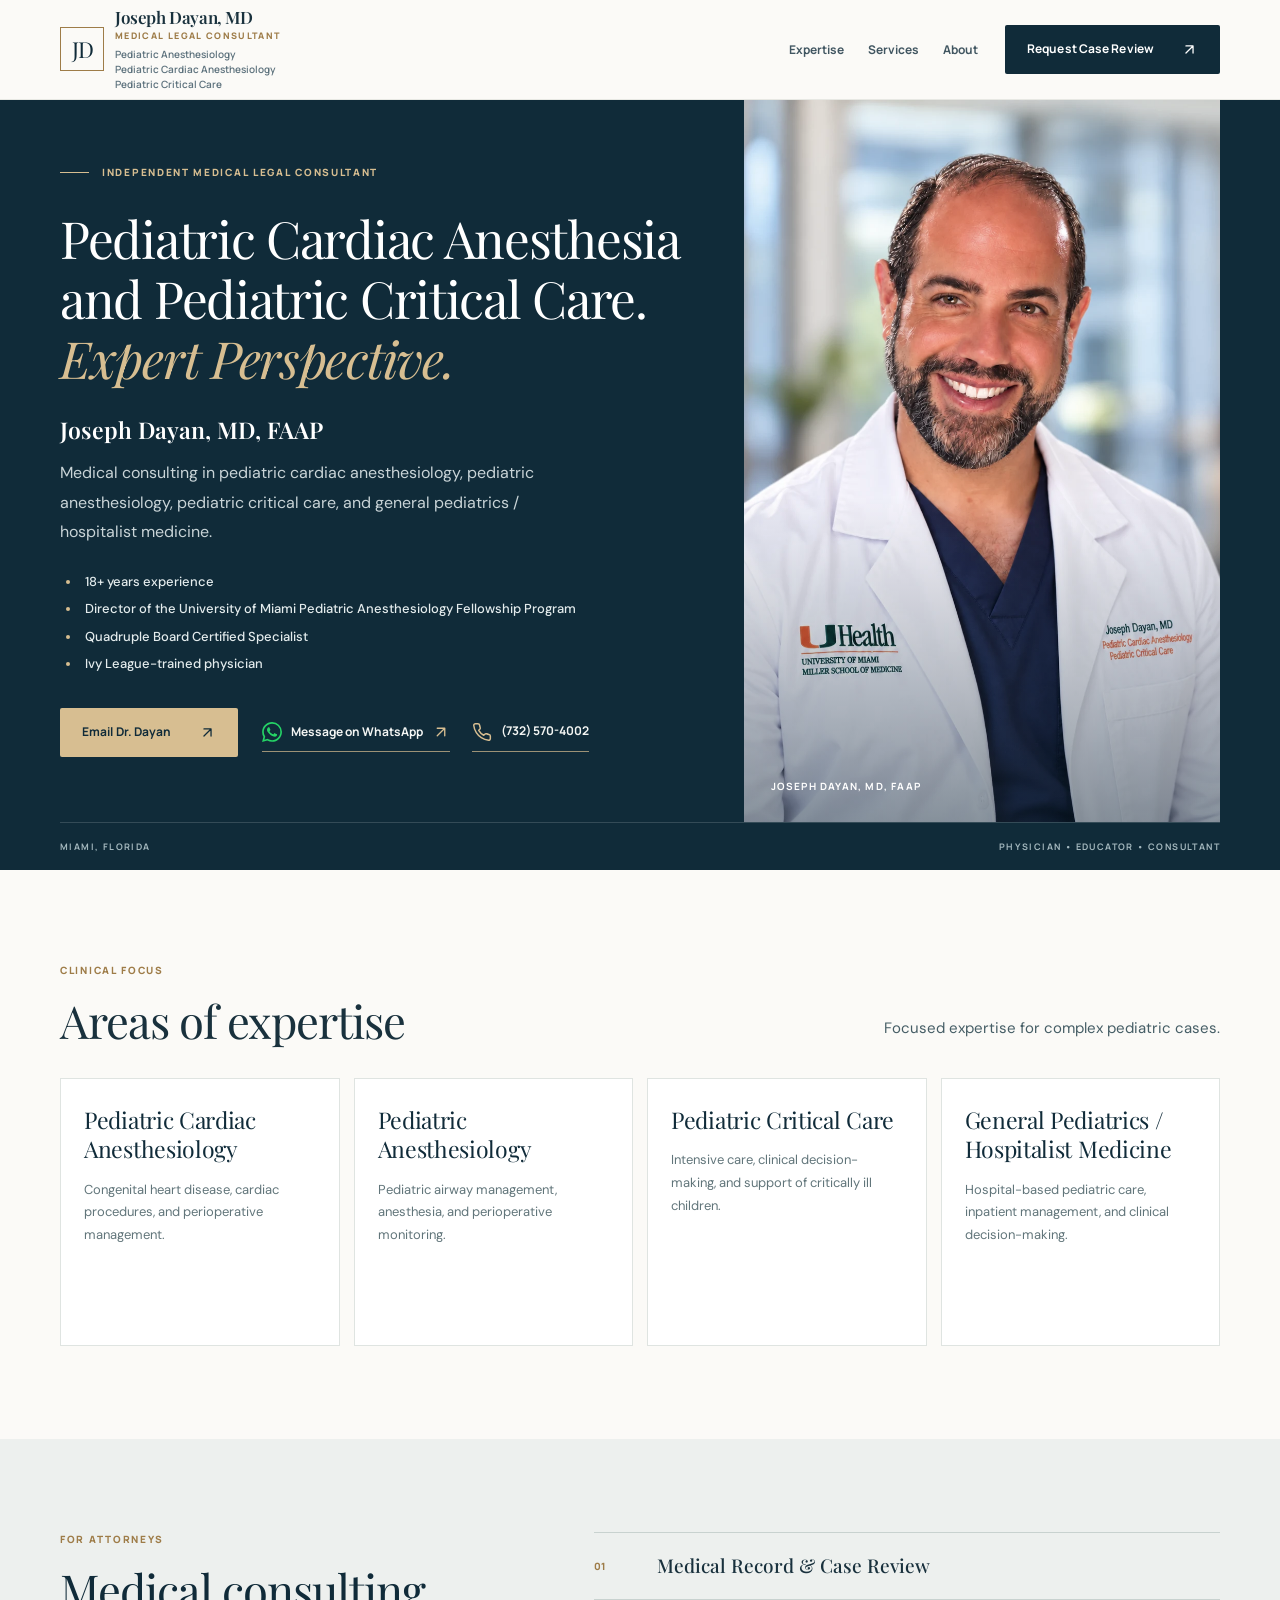
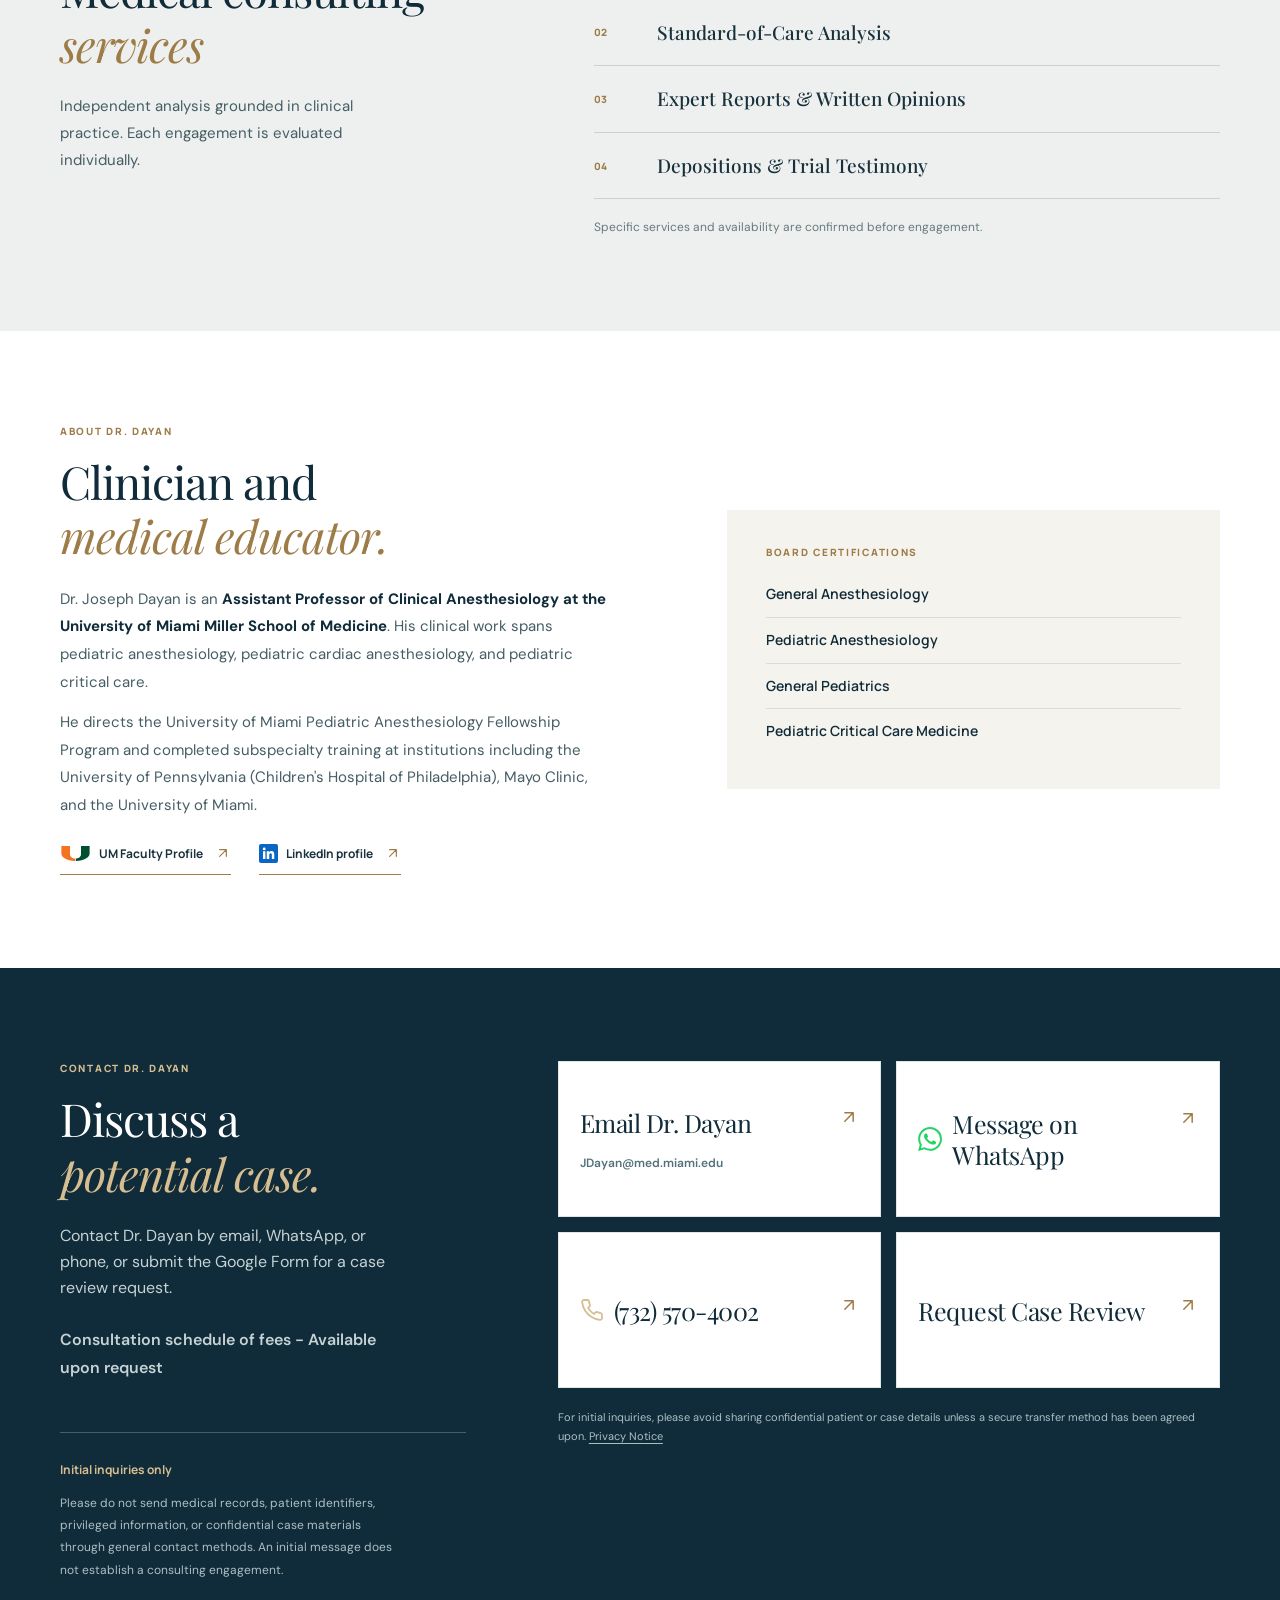
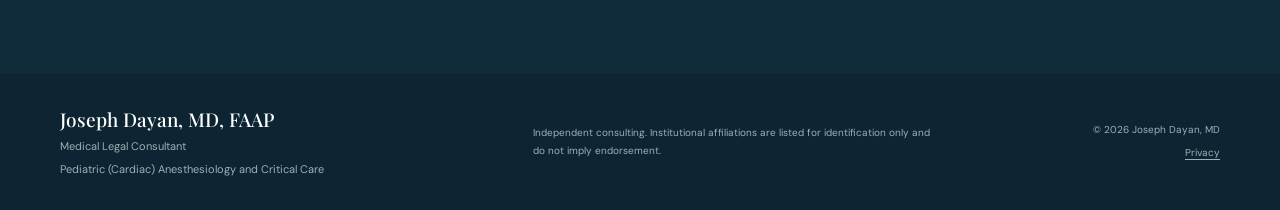
<file: index.html>
<!doctype html>
<html lang="en">
<head>
  <meta charset="utf-8">
  <meta name="viewport" content="width=device-width, initial-scale=1">
  <meta name="robots" content="index, follow, max-image-preview:large">
  <meta name="theme-color" content="#132a37">
  <meta name="description" content="Joseph Dayan, MD, FAAP offers medical-legal case consultation in pediatric cardiac anesthesiology, pediatric critical care and hospital medicine.">
  <meta property="og:type" content="website">
  <meta property="og:title" content="Joseph Dayan, MD | Pediatric Anesthesia & Critical Care Consultant">
  <meta property="og:description" content="Independent medical-legal consulting in pediatric cardiac anesthesia, pediatric critical care and general pediatrics.">
  <title>Joseph Dayan, MD | Pediatric Anesthesia & Critical Care Consultant</title>
  <link rel="canonical" href="https://drjosephdayan.com/">
  <meta property="og:url" content="https://drjosephdayan.com/">
  <meta property="og:site_name" content="Joseph Dayan, MD">
  <meta property="og:image" content="https://drjosephdayan.com/assets/social-preview.jpg">
  <meta property="og:image:secure_url" content="https://drjosephdayan.com/assets/social-preview.jpg">
  <meta property="og:image:type" content="image/jpeg">
  <meta property="og:image:width" content="1200">
  <meta property="og:image:height" content="630">
  <meta property="og:image:alt" content="Joseph Dayan, MD — pediatric anesthesiology and pediatric critical care medical-legal consulting">
  <meta name="twitter:card" content="summary_large_image">
  <meta name="twitter:title" content="Joseph Dayan, MD | Pediatric Anesthesia & Critical Care Consultant">
  <meta name="twitter:description" content="Independent medical-legal case consulting in pediatric anesthesia and pediatric critical care.">
  <meta name="twitter:image" content="https://drjosephdayan.com/assets/social-preview.jpg">
  <link rel="icon" href="assets/favicon.svg" type="image/svg+xml">
  <link rel="preconnect" href="https://fonts.googleapis.com">
  <link rel="preconnect" href="https://fonts.gstatic.com" crossorigin>
  <link href="https://fonts.googleapis.com/css2?family=DM+Sans:wght@400;500;600;700&family=Manrope:wght@500;600;700;800&family=Playfair+Display:wght@400;500;600&display=swap" rel="stylesheet">
  <link rel="stylesheet" href="assets/styles.css">
  <script defer src="assets/site.js"></script>
  <script type="application/ld+json">
{
  "@context": "https://schema.org",
  "@type": "Person",
  "name": "Joseph Dayan",
  "honorificSuffix": [
    "MD",
    "FAAP"
  ],
  "jobTitle": "Medical-Legal Consultant",
  "url": "https://drjosephdayan.com/",
  "image": "https://drjosephdayan.com/assets/joseph-dayan-primary-2026.webp",
  "email": "JDayan@med.miami.edu",
  "telephone": "+1-732-570-4002",
  "knowsAbout": [
    "Pediatric Anesthesiology",
    "Pediatric Cardiac Anesthesiology",
    "Pediatric Critical Care Medicine",
    "General Pediatrics / Hospitalist Medicine"
  ],
  "sameAs": [
    "https://med.miami.edu/faculty/joseph-dayan-md-faap",
    "https://www.linkedin.com/in/joseph-dayan-md-79019a79"
  ]
}
  </script>
  <script defer src="assets/analytics.js"></script>
</head>
<body>
  <a class="skip-link" href="#main">Skip to content</a>
  <header class="site-header">
    <div class="container header-layout">
      <a class="brand" href="index.html" aria-label="Joseph Dayan, MD, home">
        <span class="brand-mark" aria-hidden="true">JD</span>
        <span class="brand-text"><strong>Joseph Dayan, MD</strong><small>MEDICAL LEGAL CONSULTANT</small><small class="brand-specialty">Pediatric Anesthesiology<br>Pediatric Cardiac Anesthesiology<br>Pediatric Critical Care</small></span>
      </a>
      <nav class="desktop-nav" aria-label="Main navigation">
        <a href="#expertise">Expertise</a>
        <a href="#services">Services</a>
        <a href="#about">About</a>
      </nav>
      <a class="btn btn-nav" href="https://forms.gle/VSAVzxjfs5dsTmnk8" target="_blank" rel="noopener noreferrer" aria-label="Request case review via Google Form">Request Case Review <svg class="link-arrow" xmlns="http://www.w3.org/2000/svg" viewBox="0 0 24 24" width="18" height="18" fill="none" stroke="currentColor" stroke-width="1.8" stroke-linecap="round" stroke-linejoin="round" aria-hidden="true" focusable="false"><path d="M7 7h10v10M17 7 7 17"/></svg></a>
      <button class="menu-toggle" type="button" aria-label="Open navigation" aria-expanded="false" aria-controls="mobile-nav" data-menu-toggle><span></span><span></span></button>
    </div>
    <nav class="mobile-nav" id="mobile-nav" aria-label="Mobile navigation" hidden>
      <a href="#expertise">Expertise</a>
      <a href="#services">Services</a>
      <a href="#about">About</a>
      <a href="https://forms.gle/VSAVzxjfs5dsTmnk8" target="_blank" rel="noopener noreferrer">Request Case Review</a><a href="https://wa.me/17325704002" target="_blank" rel="noopener noreferrer">WhatsApp Dr. Dayan</a>
    </nav>
  </header>
  <main id="main">
    <section class="hero" aria-labelledby="hero-title">
      <div class="container hero-layout">
        <div class="hero-copy">
          <p class="overline"><span class="overline-rule"></span> INDEPENDENT MEDICAL LEGAL CONSULTANT</p>
          <h1 id="hero-title">Pediatric Cardiac Anesthesia and Pediatric Critical Care.<br><em>Expert Perspective.</em></h1>
          <p class="hero-name">Joseph Dayan, MD, FAAP</p>
          <p class="hero-description">Medical consulting in pediatric cardiac anesthesiology, pediatric anesthesiology, pediatric critical care, and general pediatrics / hospitalist medicine.</p>
          <ul class="hero-qualifications" aria-label="Professional qualifications">
            <li>18+ years experience</li>
            <li>Director of the University of Miami Pediatric Anesthesiology Fellowship Program</li>
            <li>Quadruple Board Certified Specialist</li>
            <li>Ivy League-trained physician</li>
          </ul>
          <div class="hero-actions">
            <a class="btn btn-accent" href="mailto:JDayan@med.miami.edu?subject=Medical%20Case%20Review%20Inquiry">Email Dr. Dayan <svg class="link-arrow" xmlns="http://www.w3.org/2000/svg" viewBox="0 0 24 24" width="18" height="18" fill="none" stroke="currentColor" stroke-width="1.8" stroke-linecap="round" stroke-linejoin="round" aria-hidden="true" focusable="false"><path d="M7 7h10v10M17 7 7 17"/></svg></a>
            <div class="hero-secondary-actions">
              <a class="subtle-link whatsapp-link" href="https://wa.me/17325704002" target="_blank" rel="noopener noreferrer"><img class="whatsapp-icon" src="assets/whatsapp.svg" alt="" width="20" height="20"> Message on WhatsApp <svg class="link-arrow" xmlns="http://www.w3.org/2000/svg" viewBox="0 0 24 24" width="18" height="18" fill="none" stroke="currentColor" stroke-width="1.8" stroke-linecap="round" stroke-linejoin="round" aria-hidden="true" focusable="false"><path d="M7 7h10v10M17 7 7 17"/></svg></a>
              <a class="hero-phone-link" href="tel:+17325704002" aria-label="Call (732) 570-4002"><img class="phone-icon" src="assets/phone.svg" width="20" height="20" alt="">(732) 570-4002</a>
            </div>
          </div>
        </div>
        <div class="hero-photo">
          <img src="assets/joseph-dayan-primary-2026.webp" alt="Dr. Joseph Dayan wearing a white medical coat with his name and specialties" width="1122" height="1402" decoding="async" fetchpriority="high" onerror="this.hidden=true;this.nextElementSibling.hidden=false">
          <span class="photo-fallback" hidden aria-hidden="true">JD</span>
          <span class="photo-caption">JOSEPH DAYAN, MD, FAAP</span>
        </div>
      </div>
      <div class="container hero-foot"><span>MIAMI, FLORIDA</span><span>PHYSICIAN • EDUCATOR • CONSULTANT</span></div>
    </section>

    <section class="section expertise-section" id="expertise" aria-labelledby="expertise-title">
      <div class="container">
        <div class="section-heading">
          <div><p class="eyebrow">CLINICAL FOCUS</p><h2 id="expertise-title">Areas of expertise</h2></div>
          <p>Focused expertise for complex pediatric cases.</p>
        </div>
        <div class="focus-grid">
          <article class="focus-card"><h3>Pediatric Cardiac Anesthesiology</h3><p>Congenital heart disease, cardiac procedures, and perioperative management.</p></article>
          <article class="focus-card"><h3>Pediatric Anesthesiology</h3><p>Pediatric airway management, anesthesia, and perioperative monitoring.</p></article>
          <article class="focus-card"><h3>Pediatric Critical Care</h3><p>Intensive care, clinical decision-making, and support of critically ill children.</p></article>
          <article class="focus-card"><h3>General Pediatrics / Hospitalist Medicine</h3><p>Hospital-based pediatric care, inpatient management, and clinical decision-making.</p></article>
        </div>
      </div>
    </section>

    <section class="section services-section" id="services" aria-labelledby="services-title">
      <div class="container services-layout">
        <div class="services-intro">
          <p class="eyebrow">FOR ATTORNEYS</p>
          <h2 id="services-title">Medical consulting <em>services</em></h2>
          <p>Independent analysis grounded in clinical practice. Each engagement is evaluated individually.</p>
        </div>
        <div class="service-items">
          <div><span class="service-number">01</span><h3>Medical Record & Case Review</h3></div>
          <div><span class="service-number">02</span><h3>Standard-of-Care Analysis</h3></div>
          <div><span class="service-number">03</span><h3>Expert Reports & Written Opinions</h3></div>
          <div><span class="service-number">04</span><h3>Depositions & Trial Testimony</h3></div>
          <p class="service-caveat">Specific services and availability are confirmed before engagement.</p>
        </div>
      </div>
    </section>

    <section class="section about-section" id="about" aria-labelledby="about-title">
      <div class="container about-layout">
        <div class="about-copy">
          <p class="eyebrow">ABOUT DR. DAYAN</p>
          <h2 id="about-title">Clinician and <em>medical educator.</em></h2>
          <p>Dr. Joseph Dayan is an <strong>Assistant Professor of Clinical Anesthesiology at the University of Miami Miller School of Medicine</strong>. His clinical work spans pediatric anesthesiology, pediatric cardiac anesthesiology, and pediatric critical care.</p>
          <p>He directs the University of Miami Pediatric Anesthesiology Fellowship Program and completed subspecialty training at institutions including the University of Pennsylvania (Children's Hospital of Philadelphia), Mayo Clinic, and the University of Miami.</p>
          <div class="profile-links">
            <a href="https://med.miami.edu/faculty/joseph-dayan-md-faap" target="_blank" rel="noopener noreferrer" class="underlined-link"><img class="profile-link-icon um-profile-icon" src="assets/um-mark.svg" width="31" height="22" alt="">UM Faculty Profile <svg class="link-arrow" xmlns="http://www.w3.org/2000/svg" viewBox="0 0 24 24" width="18" height="18" fill="none" stroke="currentColor" stroke-width="1.8" stroke-linecap="round" stroke-linejoin="round" aria-hidden="true" focusable="false"><path d="M7 7h10v10M17 7 7 17"/></svg></a>
            <a href="https://www.linkedin.com/in/joseph-dayan-md-79019a79" target="_blank" rel="noopener noreferrer" class="underlined-link"><img class="profile-link-icon linkedin-profile-icon" src="assets/linkedin.svg" width="19" height="19" alt="">LinkedIn profile <svg class="link-arrow" xmlns="http://www.w3.org/2000/svg" viewBox="0 0 24 24" width="18" height="18" fill="none" stroke="currentColor" stroke-width="1.8" stroke-linecap="round" stroke-linejoin="round" aria-hidden="true" focusable="false"><path d="M7 7h10v10M17 7 7 17"/></svg></a>
          </div>
        </div>
        <div class="boards" aria-label="Board certifications">
          <p class="eyebrow">BOARD CERTIFICATIONS</p>
          <ul>
            <li>General Anesthesiology</li>
            <li>Pediatric Anesthesiology</li>
            <li>General Pediatrics</li>
            <li>Pediatric Critical Care Medicine</li>
          </ul>
        </div>
      </div>
    </section>

    <section class="section contact-section" id="contact" aria-labelledby="contact-title">
      <div class="container contact-layout">
        <div class="contact-copy">
          <p class="eyebrow">CONTACT DR. DAYAN</p>
          <h2 id="contact-title">Discuss a <em>potential case.</em></h2>
          <p>Contact Dr. Dayan by email, WhatsApp, or phone, or submit the Google Form for a case review request.</p>
          <p class="fee-note">Consultation schedule of fees - Available upon request</p>
          <div class="contact-note"><strong>Initial inquiries only</strong><p>Please do not send medical records, patient identifiers, privileged information, or confidential case materials through general contact methods. An initial message does not establish a consulting engagement.</p></div>
        </div>
        <div class="contact-options" aria-label="Contact and case review options">
          <a class="contact-option" href="mailto:JDayan@med.miami.edu?subject=Medical%20Case%20Review%20Inquiry">
            <span class="contact-option-name">Email Dr. Dayan <svg class="link-arrow" xmlns="http://www.w3.org/2000/svg" viewBox="0 0 24 24" width="18" height="18" fill="none" stroke="currentColor" stroke-width="1.8" stroke-linecap="round" stroke-linejoin="round" aria-hidden="true" focusable="false"><path d="M7 7h10v10M17 7 7 17"/></svg></span>
            <span class="contact-option-detail">JDayan@med.miami.edu</span>
          </a>
          <a class="contact-option" href="https://wa.me/17325704002" target="_blank" rel="noopener noreferrer">
            <span class="contact-option-name"><span class="contact-option-label"><img class="whatsapp-icon" src="assets/whatsapp.svg" alt="" width="20" height="20"> Message on WhatsApp</span><svg class="link-arrow" xmlns="http://www.w3.org/2000/svg" viewBox="0 0 24 24" width="18" height="18" fill="none" stroke="currentColor" stroke-width="1.8" stroke-linecap="round" stroke-linejoin="round" aria-hidden="true" focusable="false"><path d="M7 7h10v10M17 7 7 17"/></svg></span>
          </a>
          <a class="contact-option" href="tel:+17325704002" aria-label="Call (732) 570-4002">
            <span class="contact-option-name"><span class="contact-option-label"><img class="phone-icon" src="assets/phone.svg" alt="" width="24" height="24"> (732) 570-4002</span><svg class="link-arrow" xmlns="http://www.w3.org/2000/svg" viewBox="0 0 24 24" width="18" height="18" fill="none" stroke="currentColor" stroke-width="1.8" stroke-linecap="round" stroke-linejoin="round" aria-hidden="true" focusable="false"><path d="M7 7h10v10M17 7 7 17"/></svg></span>
          </a>
          <a class="contact-option" href="https://forms.gle/VSAVzxjfs5dsTmnk8" target="_blank" rel="noopener noreferrer">
            <span class="contact-option-name">Request Case Review <svg class="link-arrow" xmlns="http://www.w3.org/2000/svg" viewBox="0 0 24 24" width="18" height="18" fill="none" stroke="currentColor" stroke-width="1.8" stroke-linecap="round" stroke-linejoin="round" aria-hidden="true" focusable="false"><path d="M7 7h10v10M17 7 7 17"/></svg></span>
          </a>
          <p class="contact-privacy">For initial inquiries, please avoid sharing confidential patient or case details unless a secure transfer method has been agreed upon. <a href="privacy.html">Privacy Notice</a></p>
        </div>
      </div>
    </section>
  </main>
  <footer class="footer">
    <div class="container footer-content">
      <div class="footer-brand"><strong>Joseph Dayan, MD, FAAP</strong><span>Medical Legal Consultant</span><span>Pediatric (Cardiac) Anesthesiology and Critical Care</span></div>
      <p>Independent consulting. Institutional affiliations are listed for identification only and do not imply endorsement.</p>
      <div class="footer-meta"><span>© <span data-year>2026</span> Joseph Dayan, MD</span><a href="privacy.html">Privacy</a></div>
    </div>
  </footer>
</body>
</html>
</file>
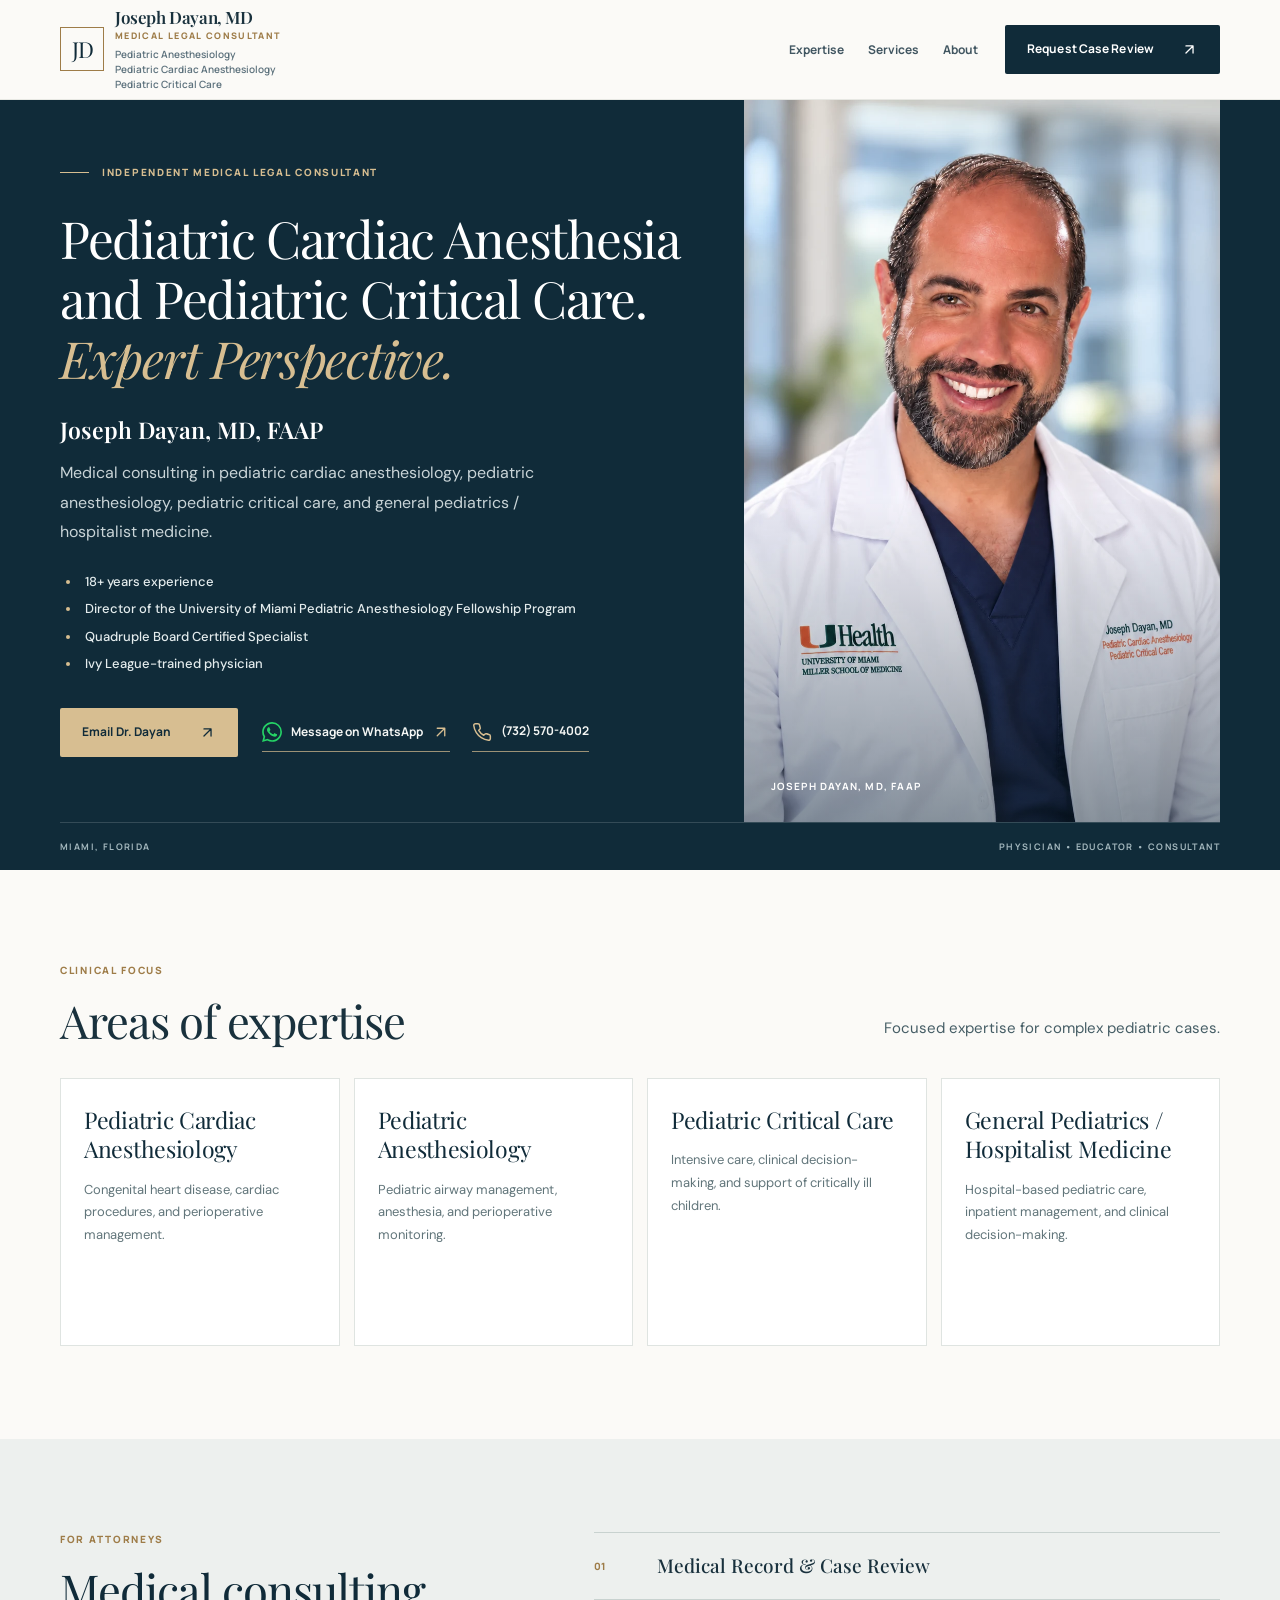
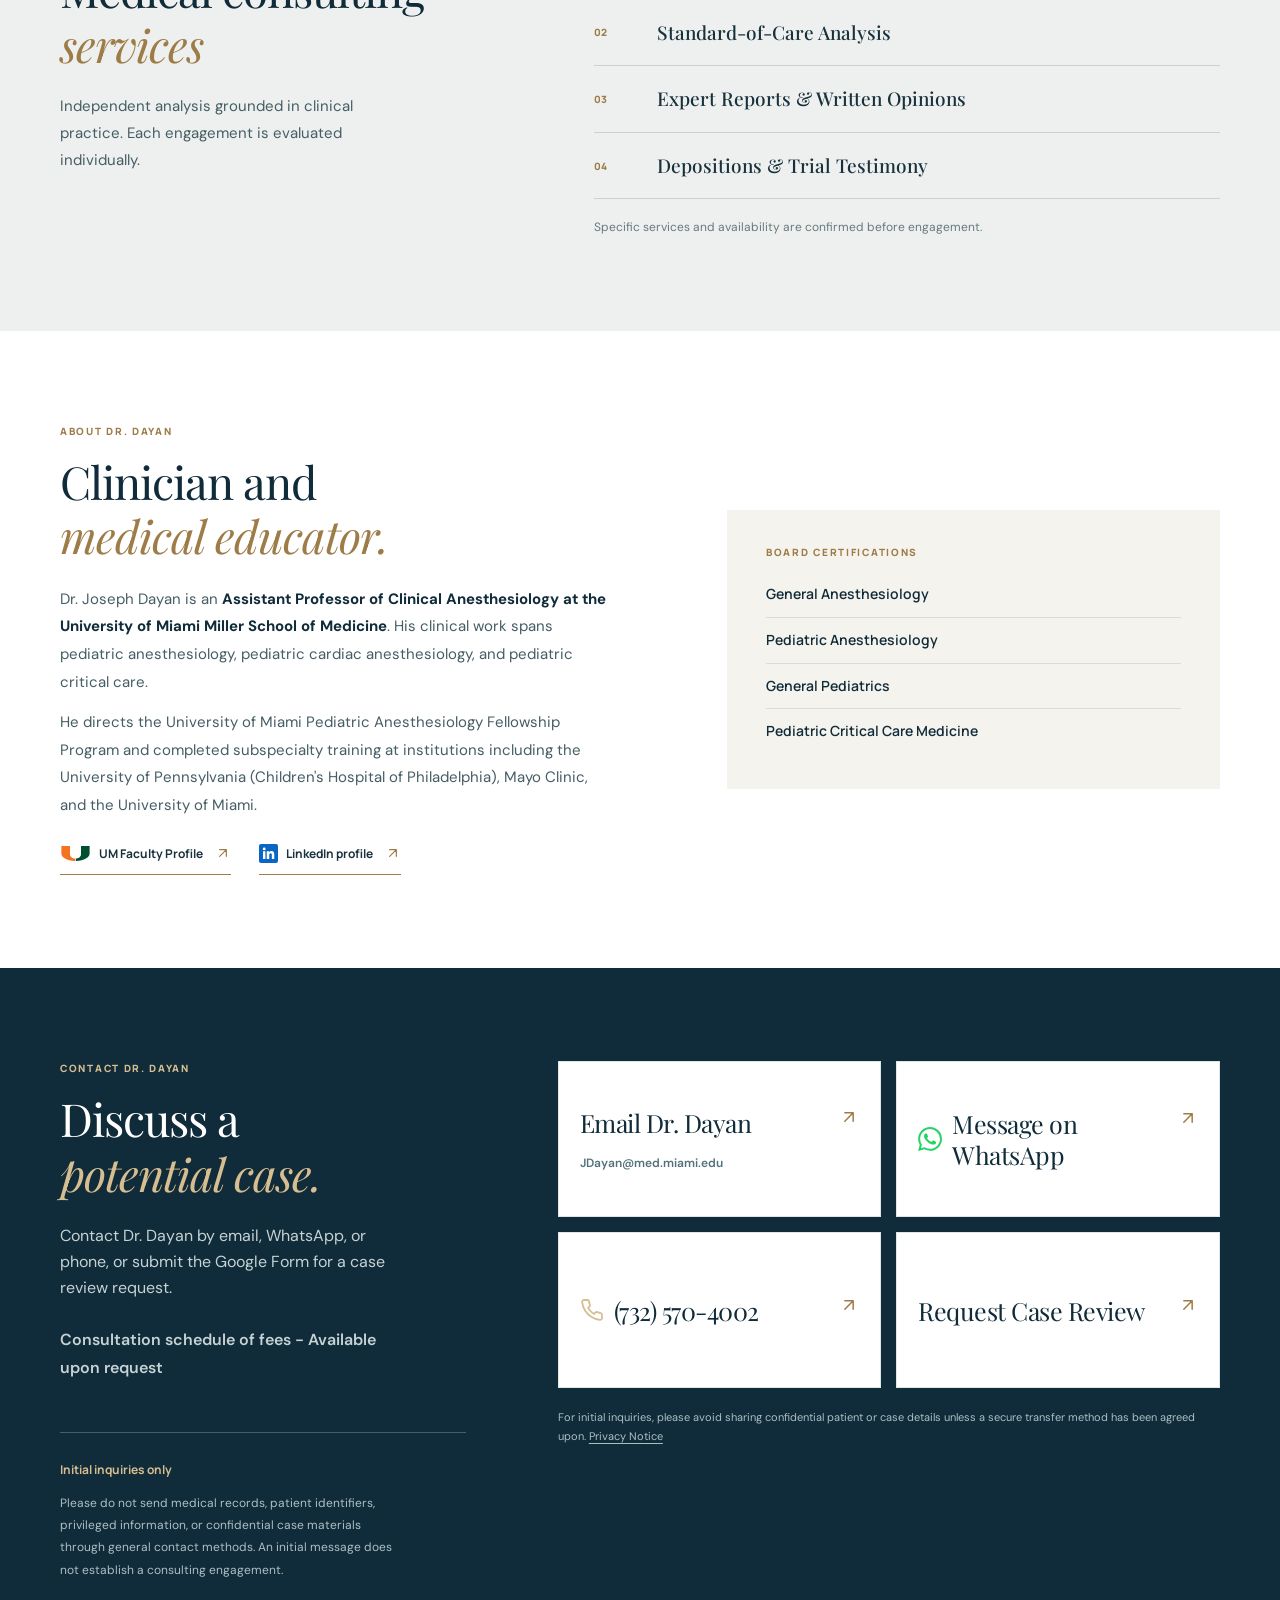
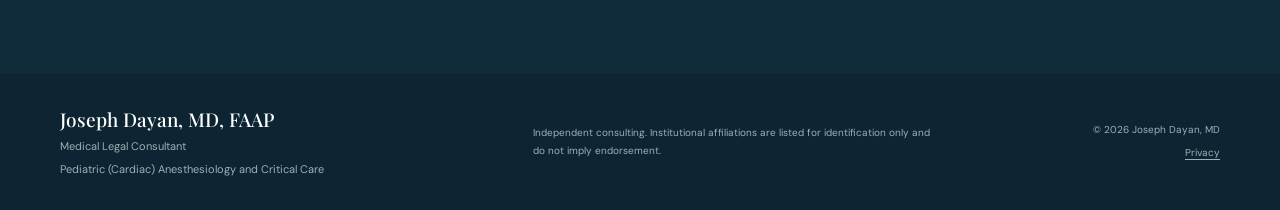
<file: joey/index.html>
<!doctype html>
<html lang="en">
<head>
  <meta charset="utf-8">
  <meta name="viewport" content="width=device-width, initial-scale=1">
  <meta name="robots" content="noindex, follow">
  <meta http-equiv="refresh" content="0; url=../">
  <title>Home — Joseph Dayan, MD</title>
  <script>window.location.replace("../");</script>
</head>
<body>
  <main><p>This page has moved to <a href="../">the updated Dr. Dayan website</a>.</p></main>
</body>
</html>
</file>
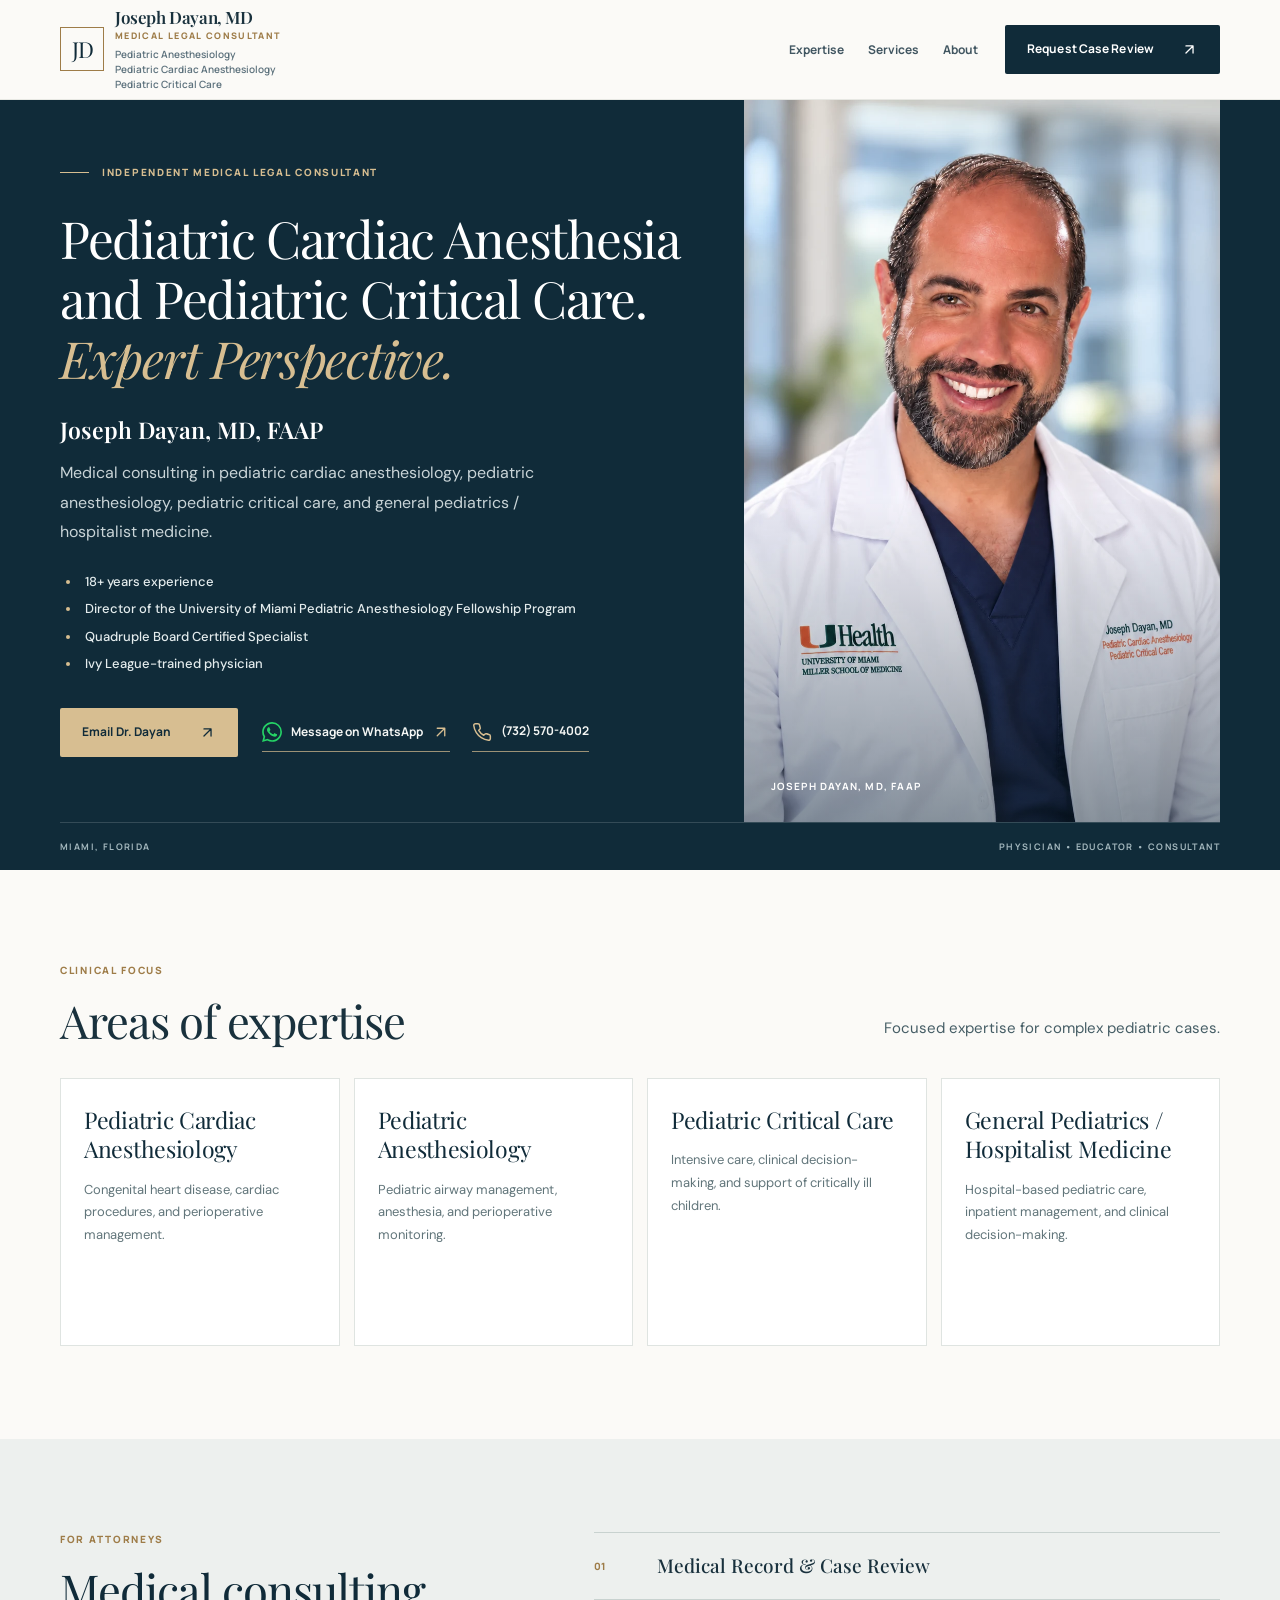
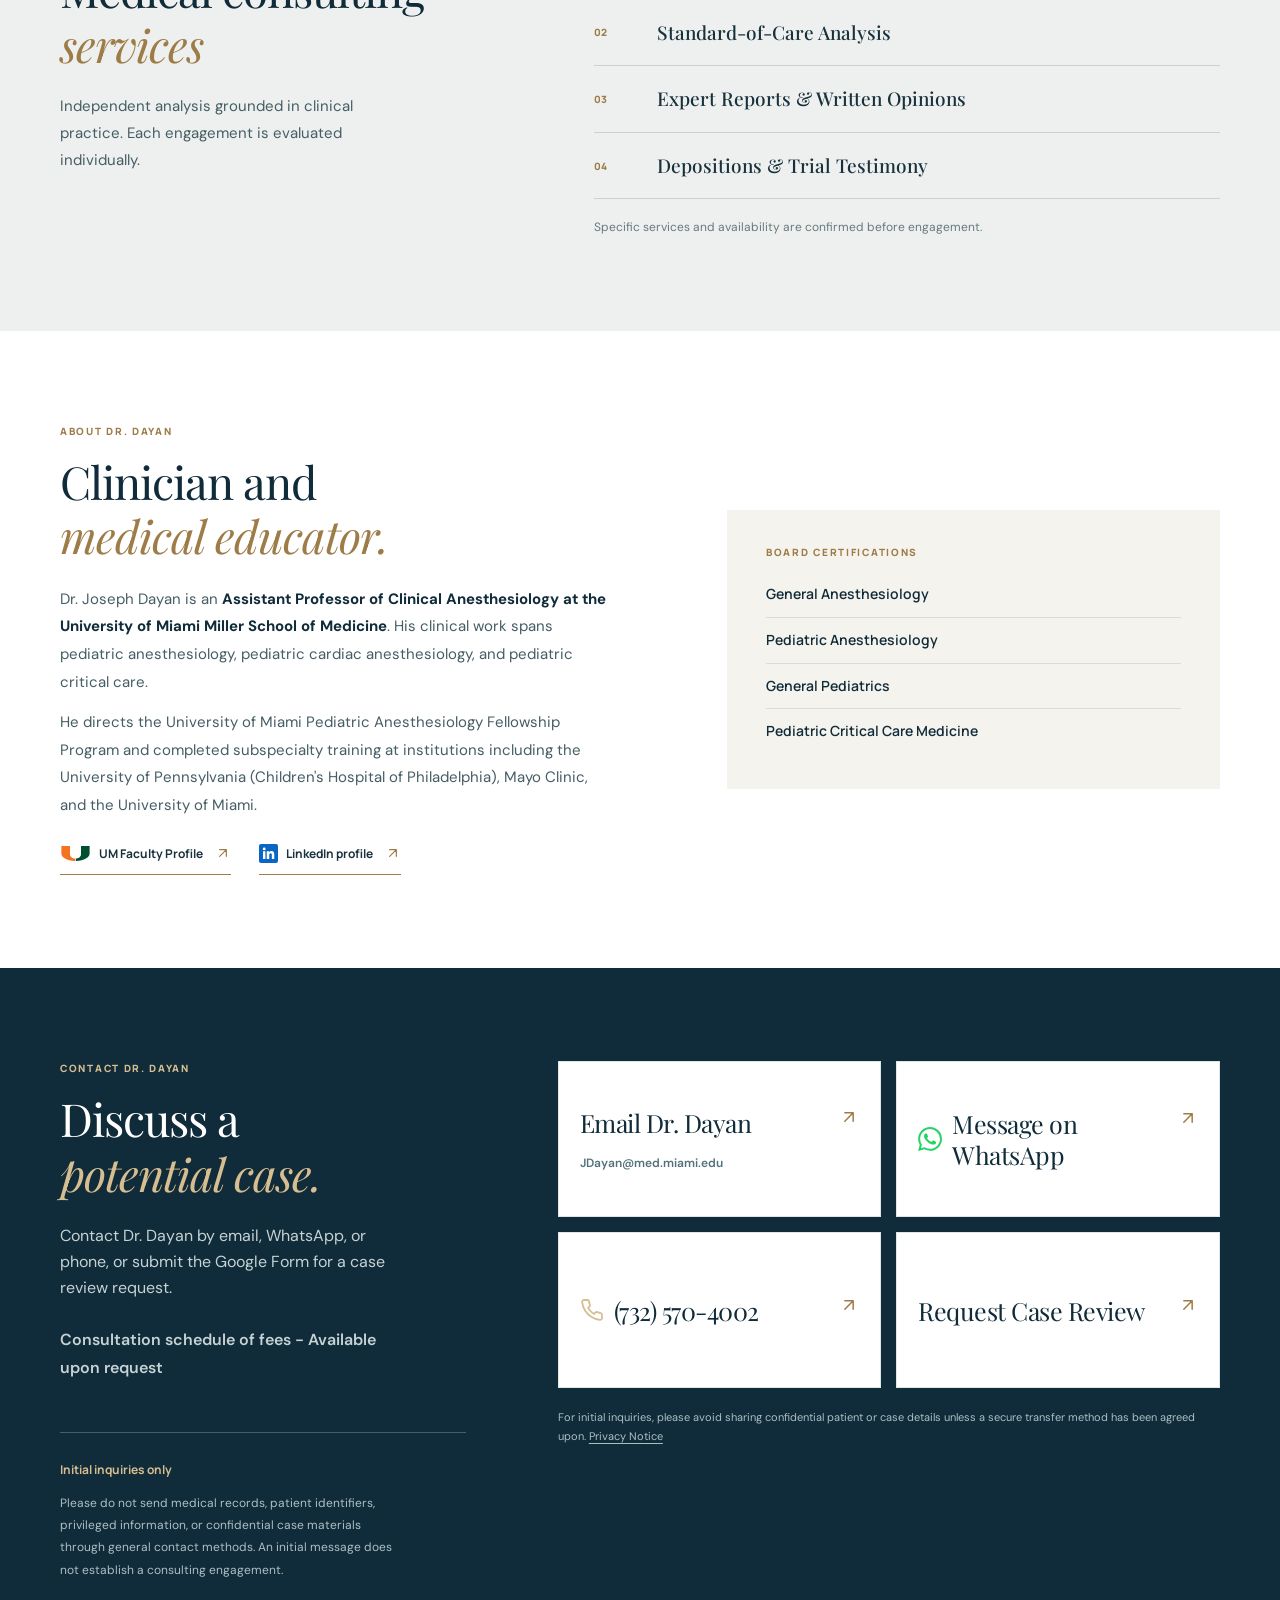
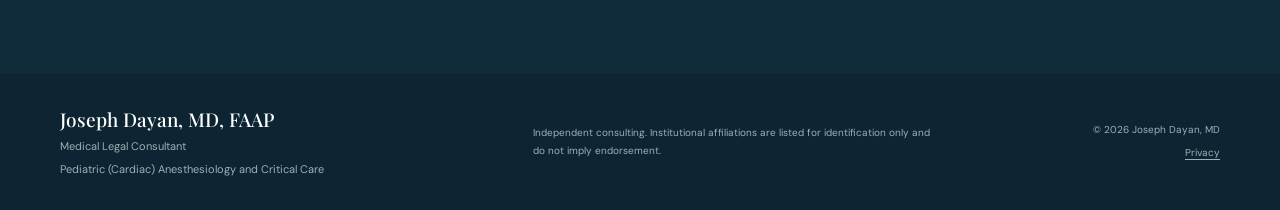
<file: about.html>
<!doctype html>
<html lang="en">
<head>
  <meta charset="utf-8">
  <meta name="viewport" content="width=device-width, initial-scale=1">
  <meta name="robots" content="noindex, follow">
  <meta http-equiv="refresh" content="0; url=./#about">
  <title>About — Joseph Dayan, MD</title>
  <script>window.location.replace("./#about");</script>
</head>
<body>
  <main><p>This page has moved to <a href="./#about">the updated Dr. Dayan website</a>.</p></main>
</body>
</html>
</file>
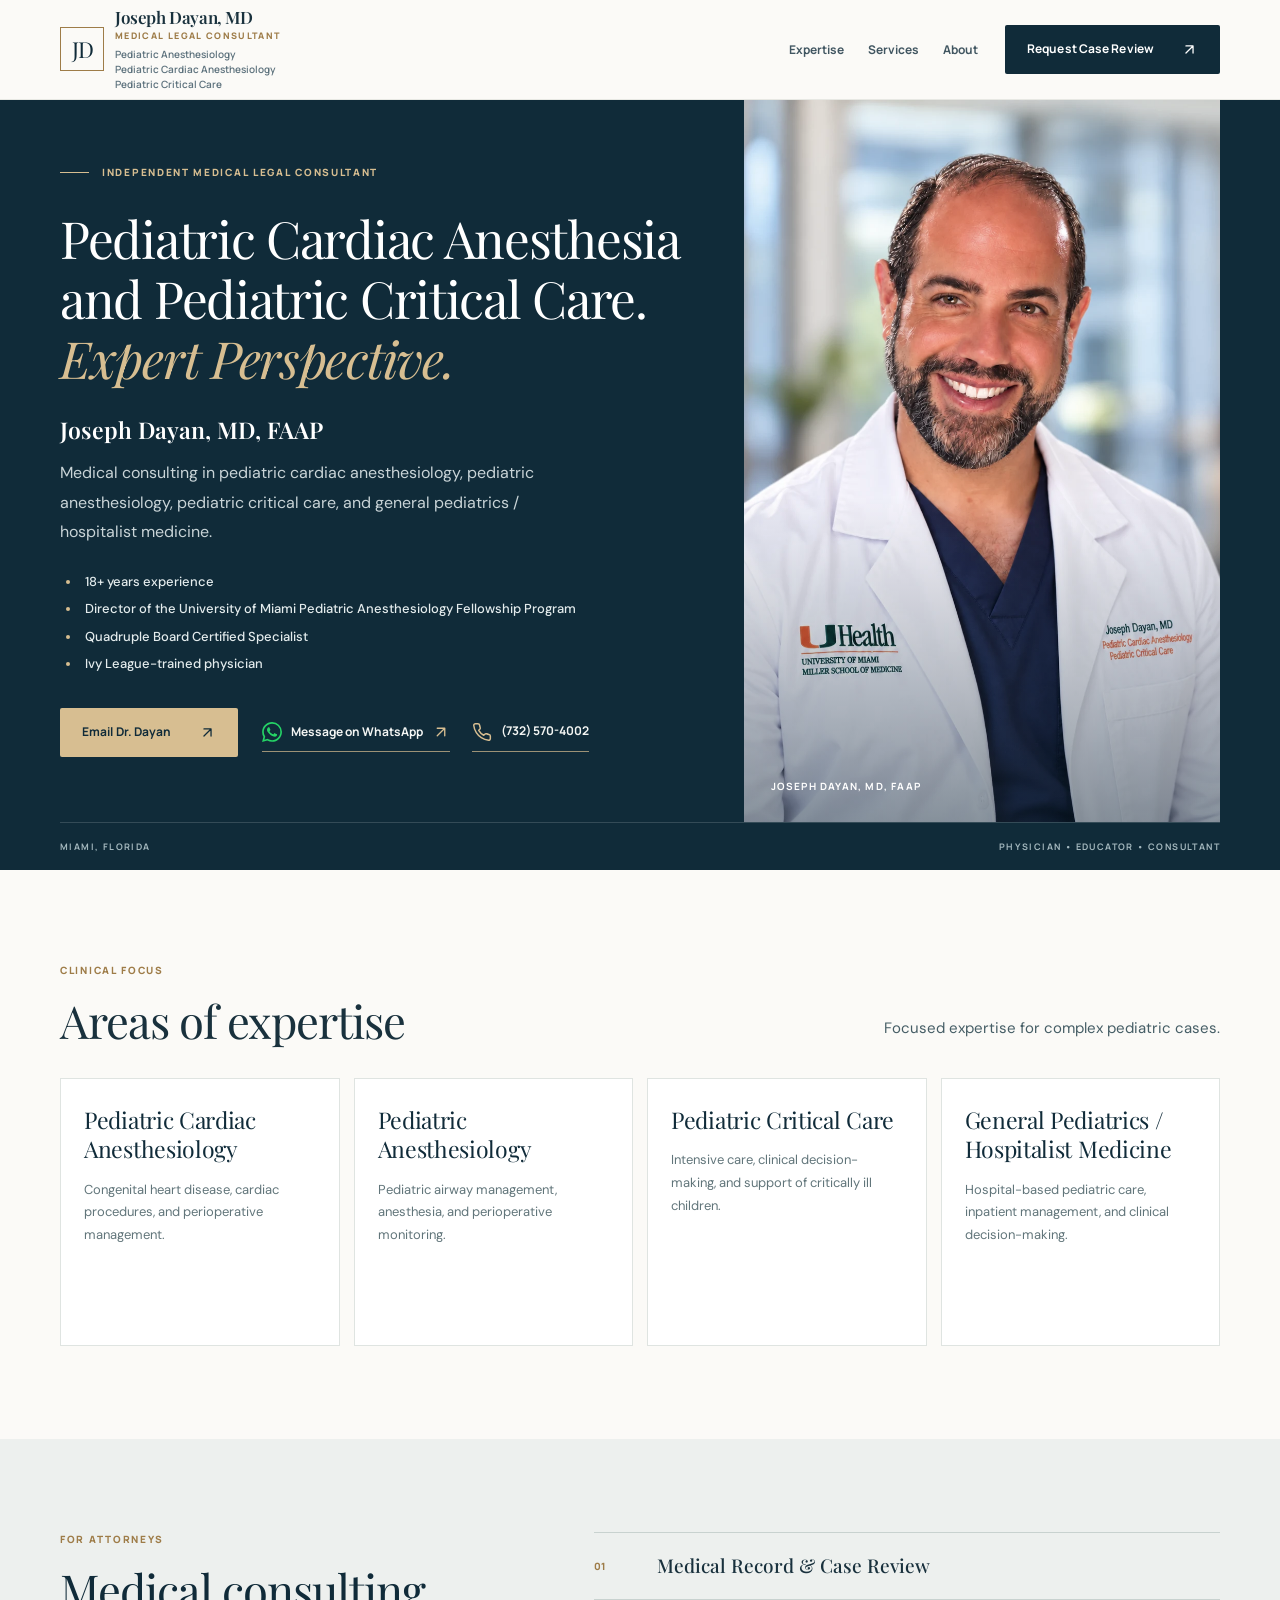
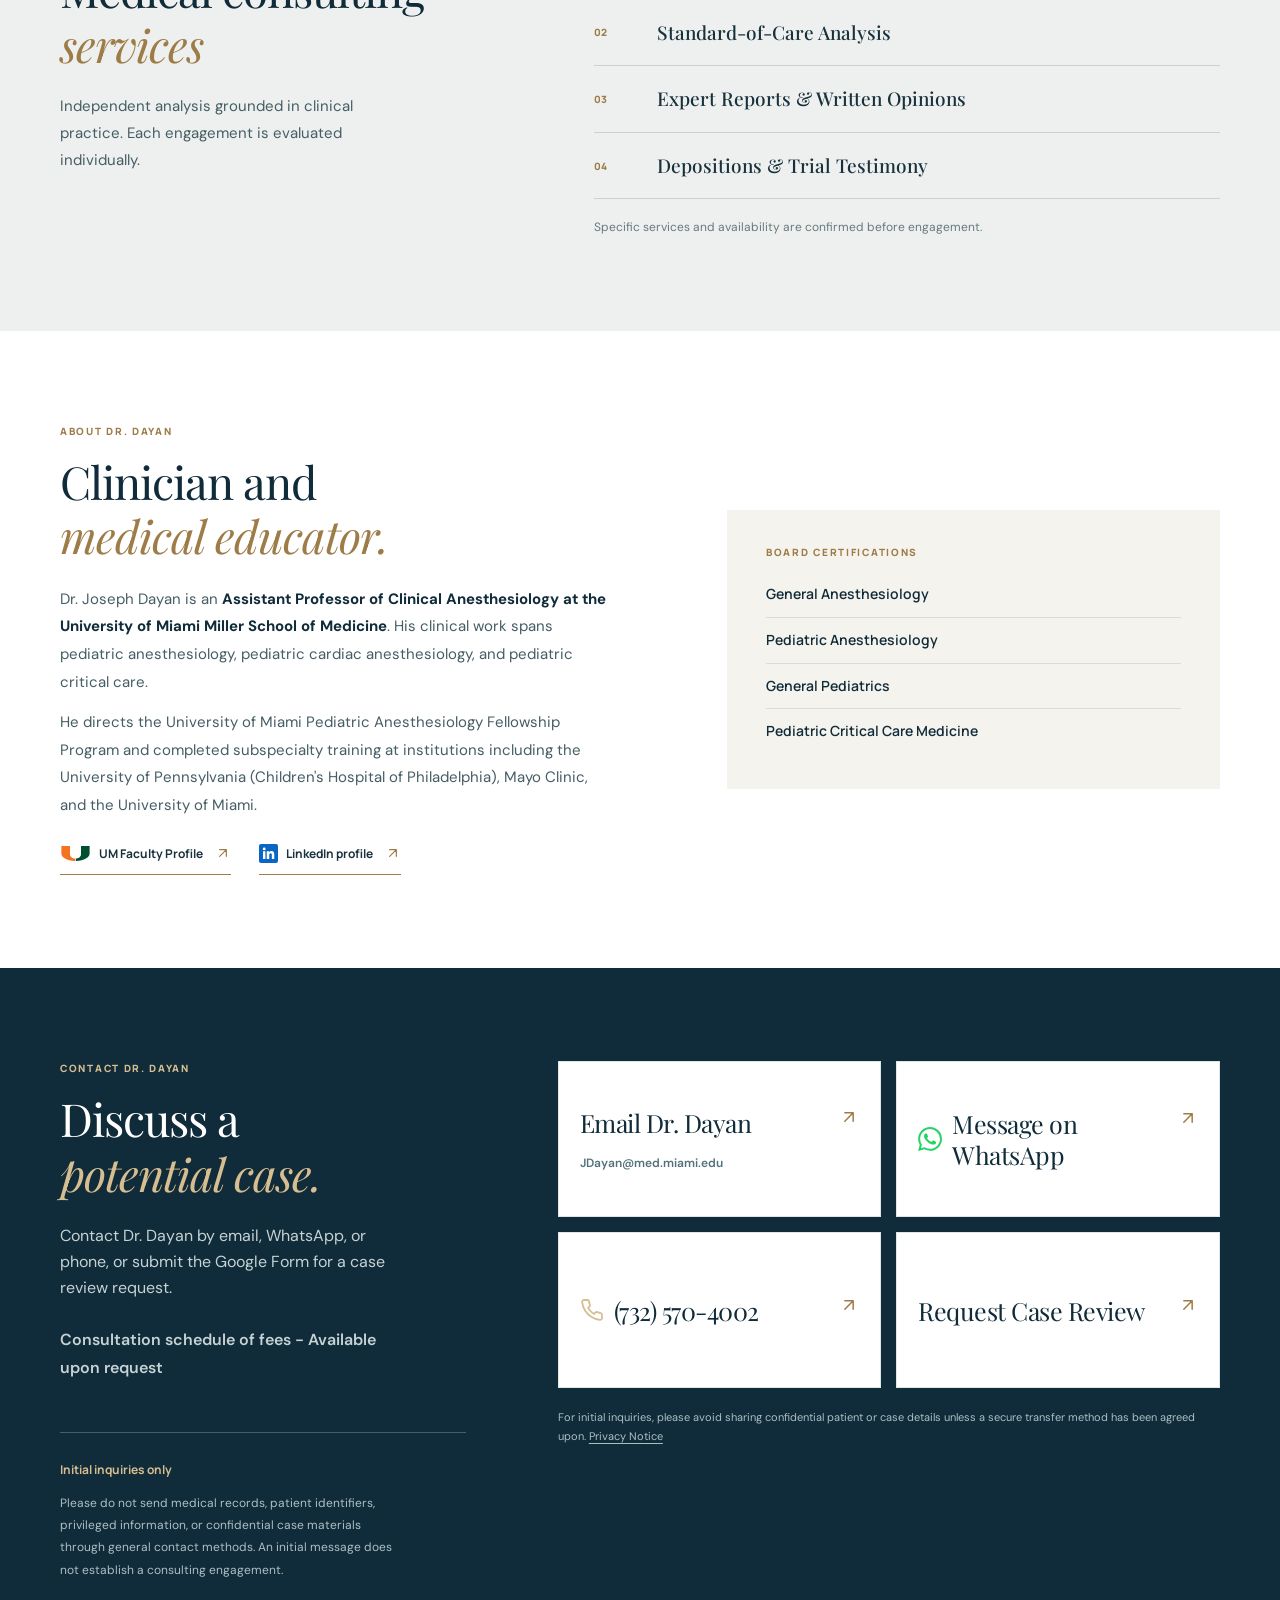
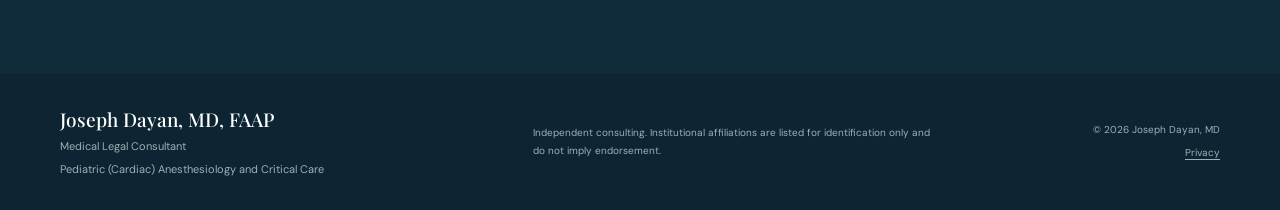
<file: contact.html>
<!doctype html>
<html lang="en">
<head>
  <meta charset="utf-8">
  <meta name="viewport" content="width=device-width, initial-scale=1">
  <meta name="robots" content="noindex, follow">
  <meta http-equiv="refresh" content="0; url=./#contact">
  <title>Contact — Joseph Dayan, MD</title>
  <script>window.location.replace("./#contact");</script>
</head>
<body>
  <main><p>This page has moved to <a href="./#contact">the updated Dr. Dayan website</a>.</p></main>
</body>
</html>
</file>
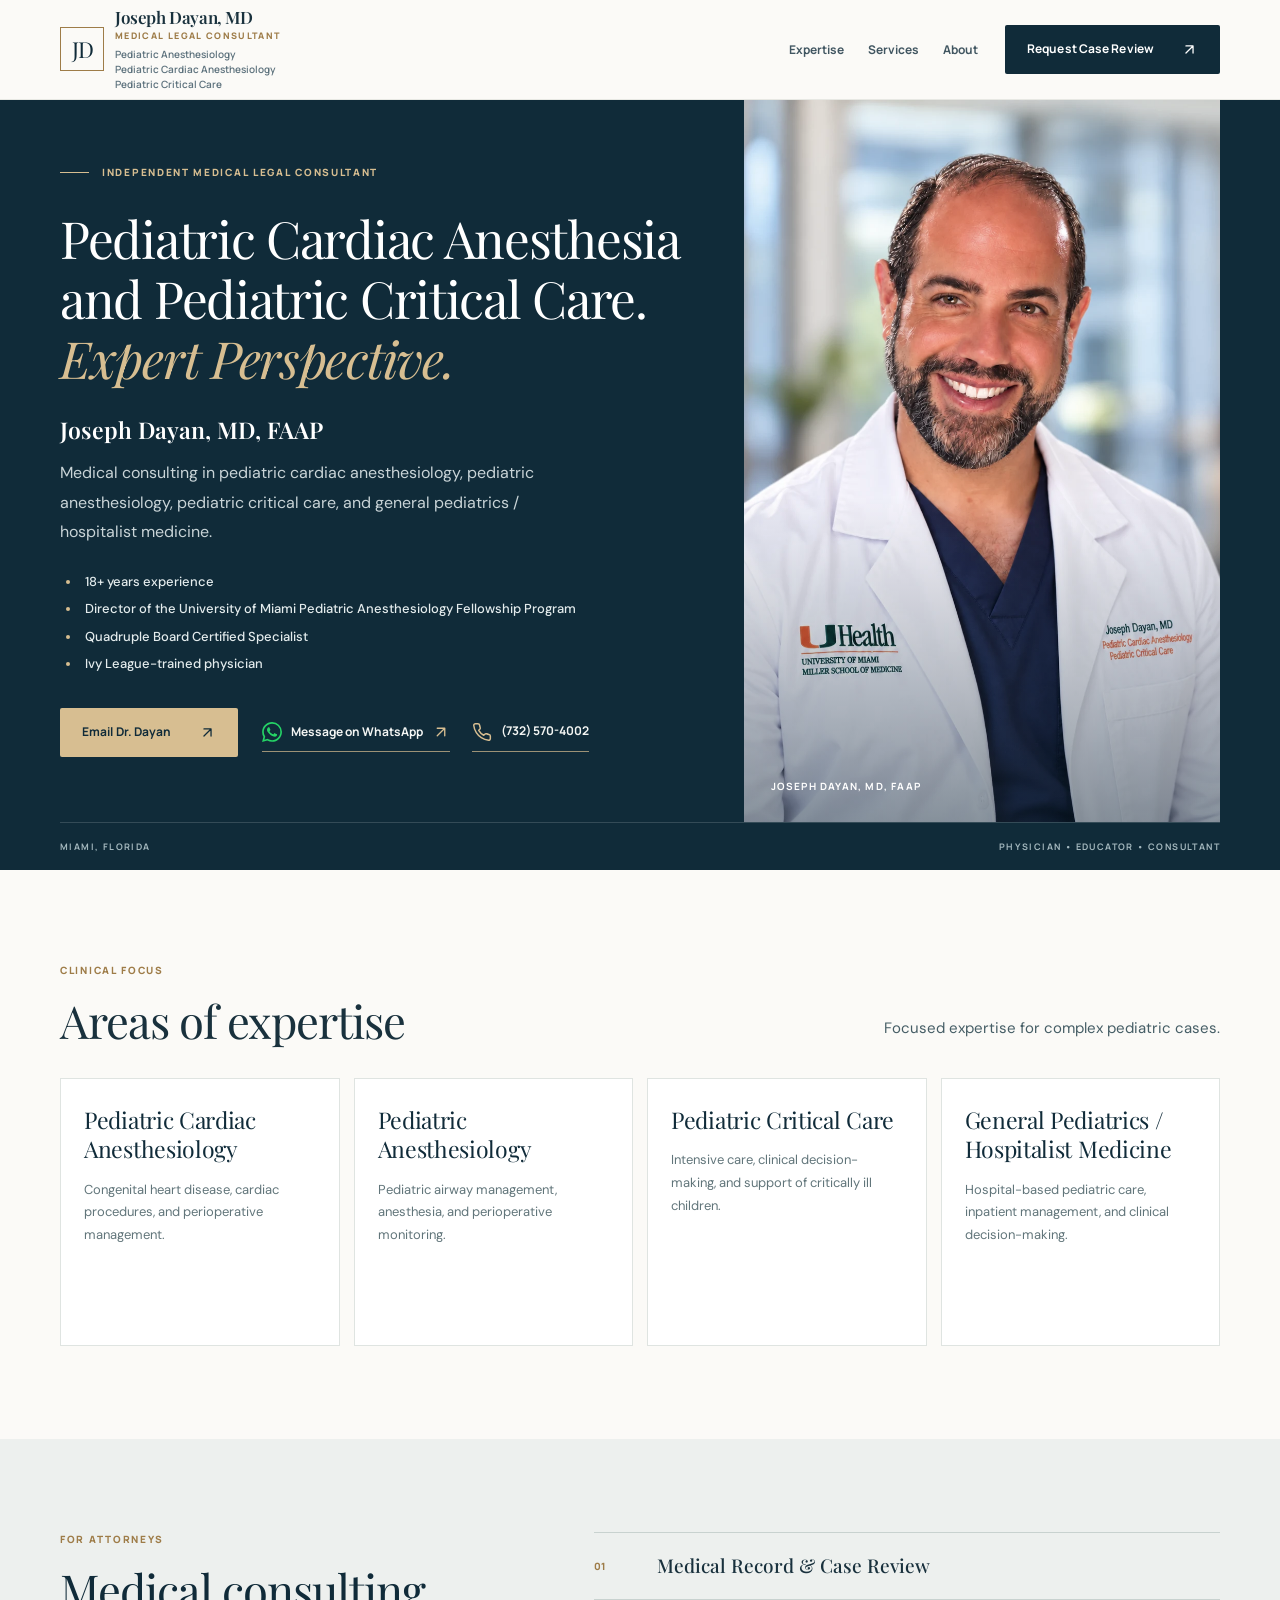
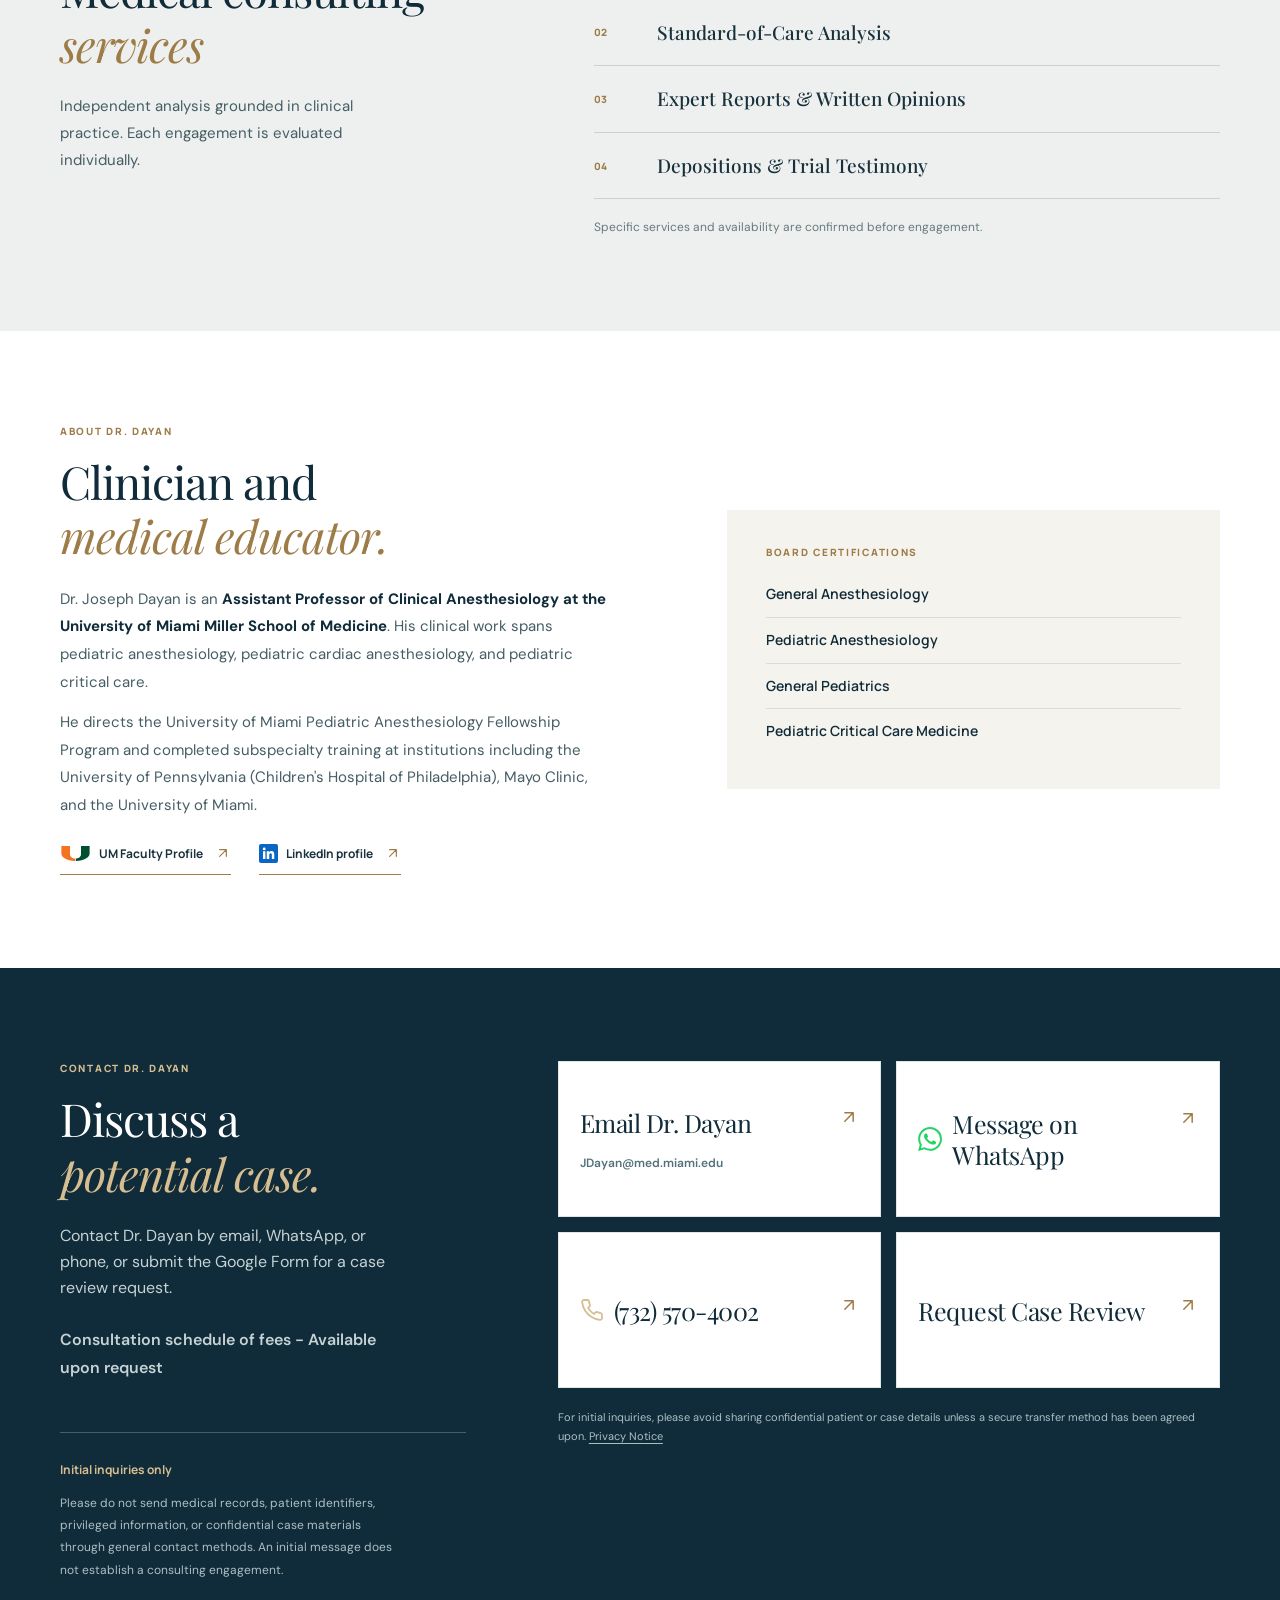
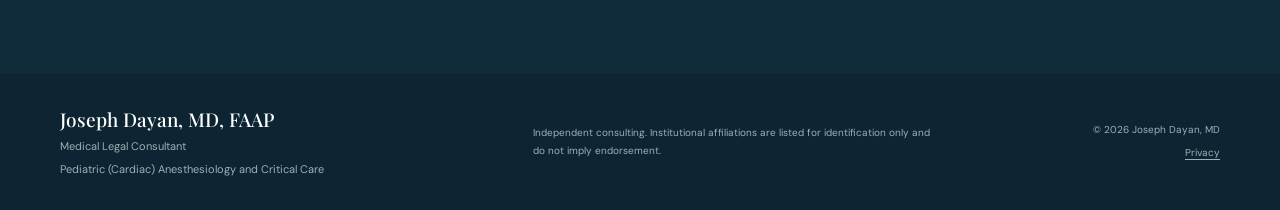
<file: expertise.html>
<!doctype html>
<html lang="en">
<head>
  <meta charset="utf-8">
  <meta name="viewport" content="width=device-width, initial-scale=1">
  <meta name="robots" content="noindex, follow">
  <meta http-equiv="refresh" content="0; url=./#expertise">
  <title>Areas of Expertise — Joseph Dayan, MD</title>
  <script>window.location.replace("./#expertise");</script>
</head>
<body>
  <main><p>This page has moved to <a href="./#expertise">the updated Dr. Dayan website</a>.</p></main>
</body>
</html>
</file>
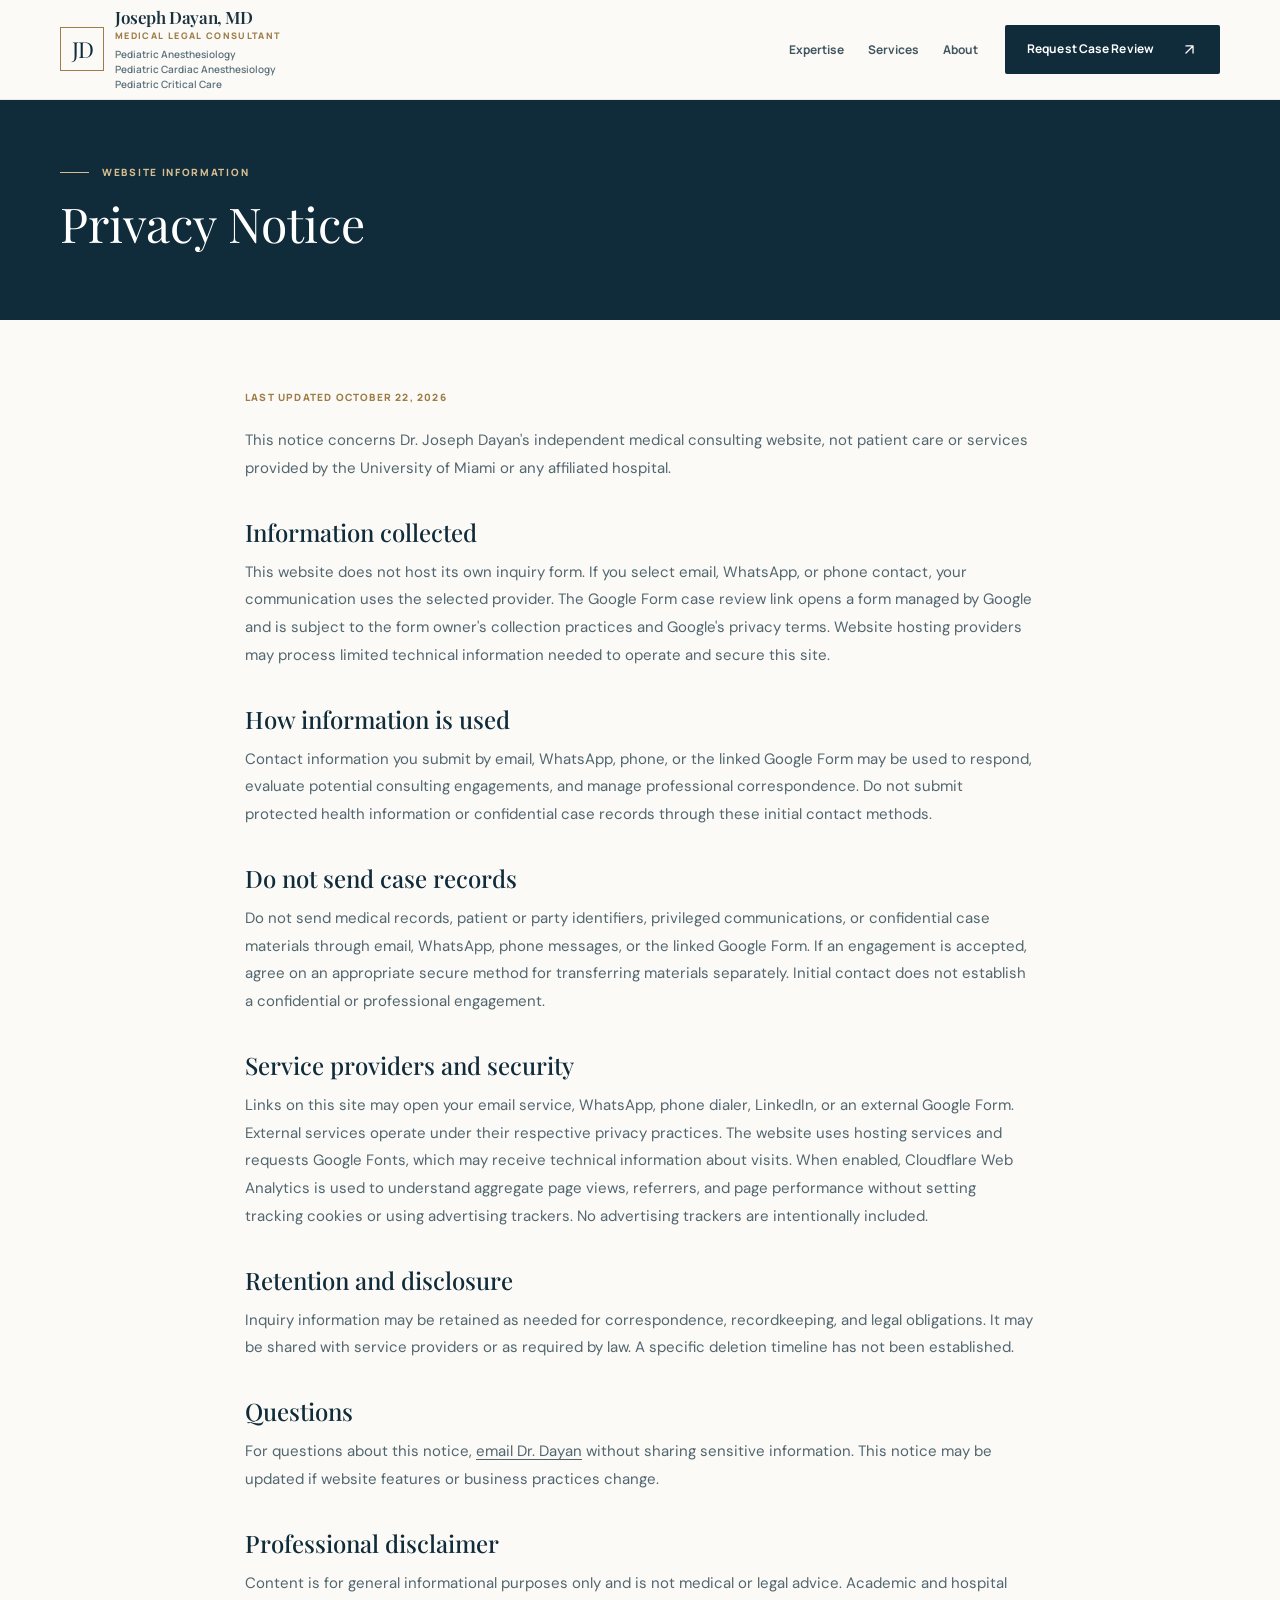
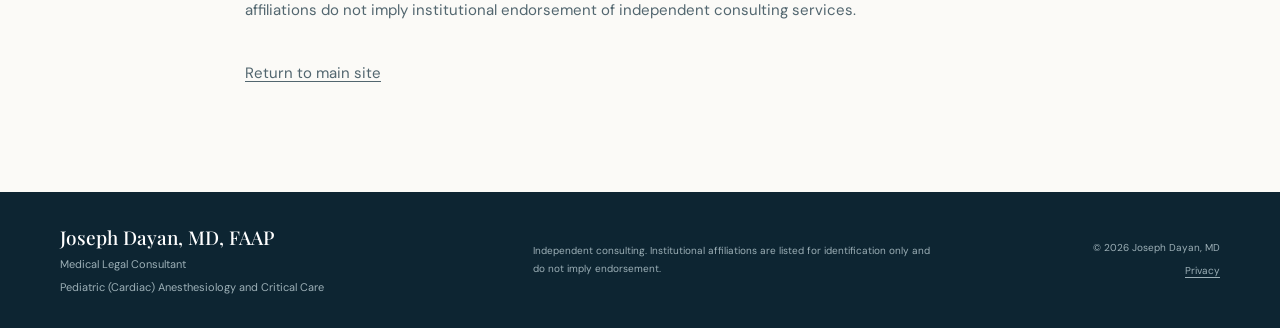
<file: privacy.html>
<!doctype html><html lang="en"><head><meta charset="utf-8"><meta name="viewport" content="width=device-width,initial-scale=1"><meta name="theme-color" content="#102b39"><meta name="robots" content="noindex, follow"><link rel="canonical" href="https://drjosephdayan.com/privacy.html"><title>Privacy Notice | Joseph Dayan, MD</title><meta name="description" content="Privacy notice for Joseph Dayan, MD's independent medical consulting website."><link rel="icon" href="assets/favicon.svg" type="image/svg+xml"><link rel="preconnect" href="https://fonts.googleapis.com"><link rel="preconnect" href="https://fonts.gstatic.com" crossorigin><link href="https://fonts.googleapis.com/css2?family=DM+Sans:wght@400;500;600;700&family=Manrope:wght@500;600;700;800&family=Playfair+Display:wght@400;500;600&display=swap" rel="stylesheet"><link rel="stylesheet" href="assets/styles.css"><script defer src="assets/site.js"></script><script defer src="assets/analytics.js"></script></head>
<body><a class="skip-link" href="#main">Skip to content</a><header class="site-header"><div class="container header-layout"><a class="brand" href="index.html" aria-label="Joseph Dayan, MD, home"><span class="brand-mark" aria-hidden="true">JD</span><span class="brand-text"><strong>Joseph Dayan, MD</strong><small>MEDICAL LEGAL CONSULTANT</small><small class="brand-specialty">Pediatric Anesthesiology<br>Pediatric Cardiac Anesthesiology<br>Pediatric Critical Care</small></span></a><nav class="desktop-nav" aria-label="Main navigation"><a href="index.html#expertise">Expertise</a><a href="index.html#services">Services</a><a href="index.html#about">About</a></nav><a class="btn btn-nav" href="https://forms.gle/VSAVzxjfs5dsTmnk8" target="_blank" rel="noopener noreferrer">Request Case Review <svg class="link-arrow" xmlns="http://www.w3.org/2000/svg" viewBox="0 0 24 24" width="18" height="18" fill="none" stroke="currentColor" stroke-width="1.8" stroke-linecap="round" stroke-linejoin="round" aria-hidden="true" focusable="false"><path d="M7 7h10v10M17 7 7 17"/></svg></a><button class="menu-toggle" type="button" aria-label="Open navigation" aria-expanded="false" aria-controls="mobile-nav" data-menu-toggle><span></span><span></span></button></div><nav id="mobile-nav" class="mobile-nav" aria-label="Mobile navigation" hidden><a href="index.html#expertise">Expertise</a><a href="index.html#services">Services</a><a href="index.html#about">About</a><a href="https://forms.gle/VSAVzxjfs5dsTmnk8" target="_blank" rel="noopener noreferrer">Request Case Review</a><a href="https://wa.me/17325704002" target="_blank" rel="noopener noreferrer">WhatsApp Dr. Dayan</a></nav></header>
<main class="privacy-main" id="main"><section class="privacy-hero"><div class="container"><p class="overline"><span class="overline-rule"></span> WEBSITE INFORMATION</p><h1>Privacy Notice</h1></div></section>
<section class="privacy-section"><div class="container privacy-prose"><p class="updated">LAST UPDATED OCTOBER 22, 2026</p>
<p>This notice concerns Dr. Joseph Dayan's independent medical consulting website, not patient care or services provided by the University of Miami or any affiliated hospital.</p>
<h2>Information collected</h2><p>This website does not host its own inquiry form. If you select email, WhatsApp, or phone contact, your communication uses the selected provider. The Google Form case review link opens a form managed by Google and is subject to the form owner's collection practices and Google's privacy terms. Website hosting providers may process limited technical information needed to operate and secure this site.</p>
<h2>How information is used</h2><p>Contact information you submit by email, WhatsApp, phone, or the linked Google Form may be used to respond, evaluate potential consulting engagements, and manage professional correspondence. Do not submit protected health information or confidential case records through these initial contact methods.</p>
<h2>Do not send case records</h2><p>Do not send medical records, patient or party identifiers, privileged communications, or confidential case materials through email, WhatsApp, phone messages, or the linked Google Form. If an engagement is accepted, agree on an appropriate secure method for transferring materials separately. Initial contact does not establish a confidential or professional engagement.</p>
<h2>Service providers and security</h2><p>Links on this site may open your email service, WhatsApp, phone dialer, LinkedIn, or an external Google Form. External services operate under their respective privacy practices. The website uses hosting services and requests Google Fonts, which may receive technical information about visits. When enabled, Cloudflare Web Analytics is used to understand aggregate page views, referrers, and page performance without setting tracking cookies or using advertising trackers. No advertising trackers are intentionally included.</p>
<h2>Retention and disclosure</h2><p>Inquiry information may be retained as needed for correspondence, recordkeeping, and legal obligations. It may be shared with service providers or as required by law. A specific deletion timeline has not been established.</p>
<h2>Questions</h2><p>For questions about this notice, <a href="mailto:JDayan@med.miami.edu">email Dr. Dayan</a> without sharing sensitive information. This notice may be updated if website features or business practices change.</p>
<h2>Professional disclaimer</h2><p>Content is for general informational purposes only and is not medical or legal advice. Academic and hospital affiliations do not imply institutional endorsement of independent consulting services.</p>
<p style="margin-top:35px"><a href="index.html">Return to main site</a></p></div></section></main>
<footer class="footer"><div class="container footer-content"><div class="footer-brand"><strong>Joseph Dayan, MD, FAAP</strong><span>Medical Legal Consultant</span><span>Pediatric (Cardiac) Anesthesiology and Critical Care</span></div><p>Independent consulting. Institutional affiliations are listed for identification only and do not imply endorsement.</p><div class="footer-meta"><span>© <span data-year>2026</span> Joseph Dayan, MD</span><a href="privacy.html" aria-current="page">Privacy</a></div></div></footer></body></html>
</file>
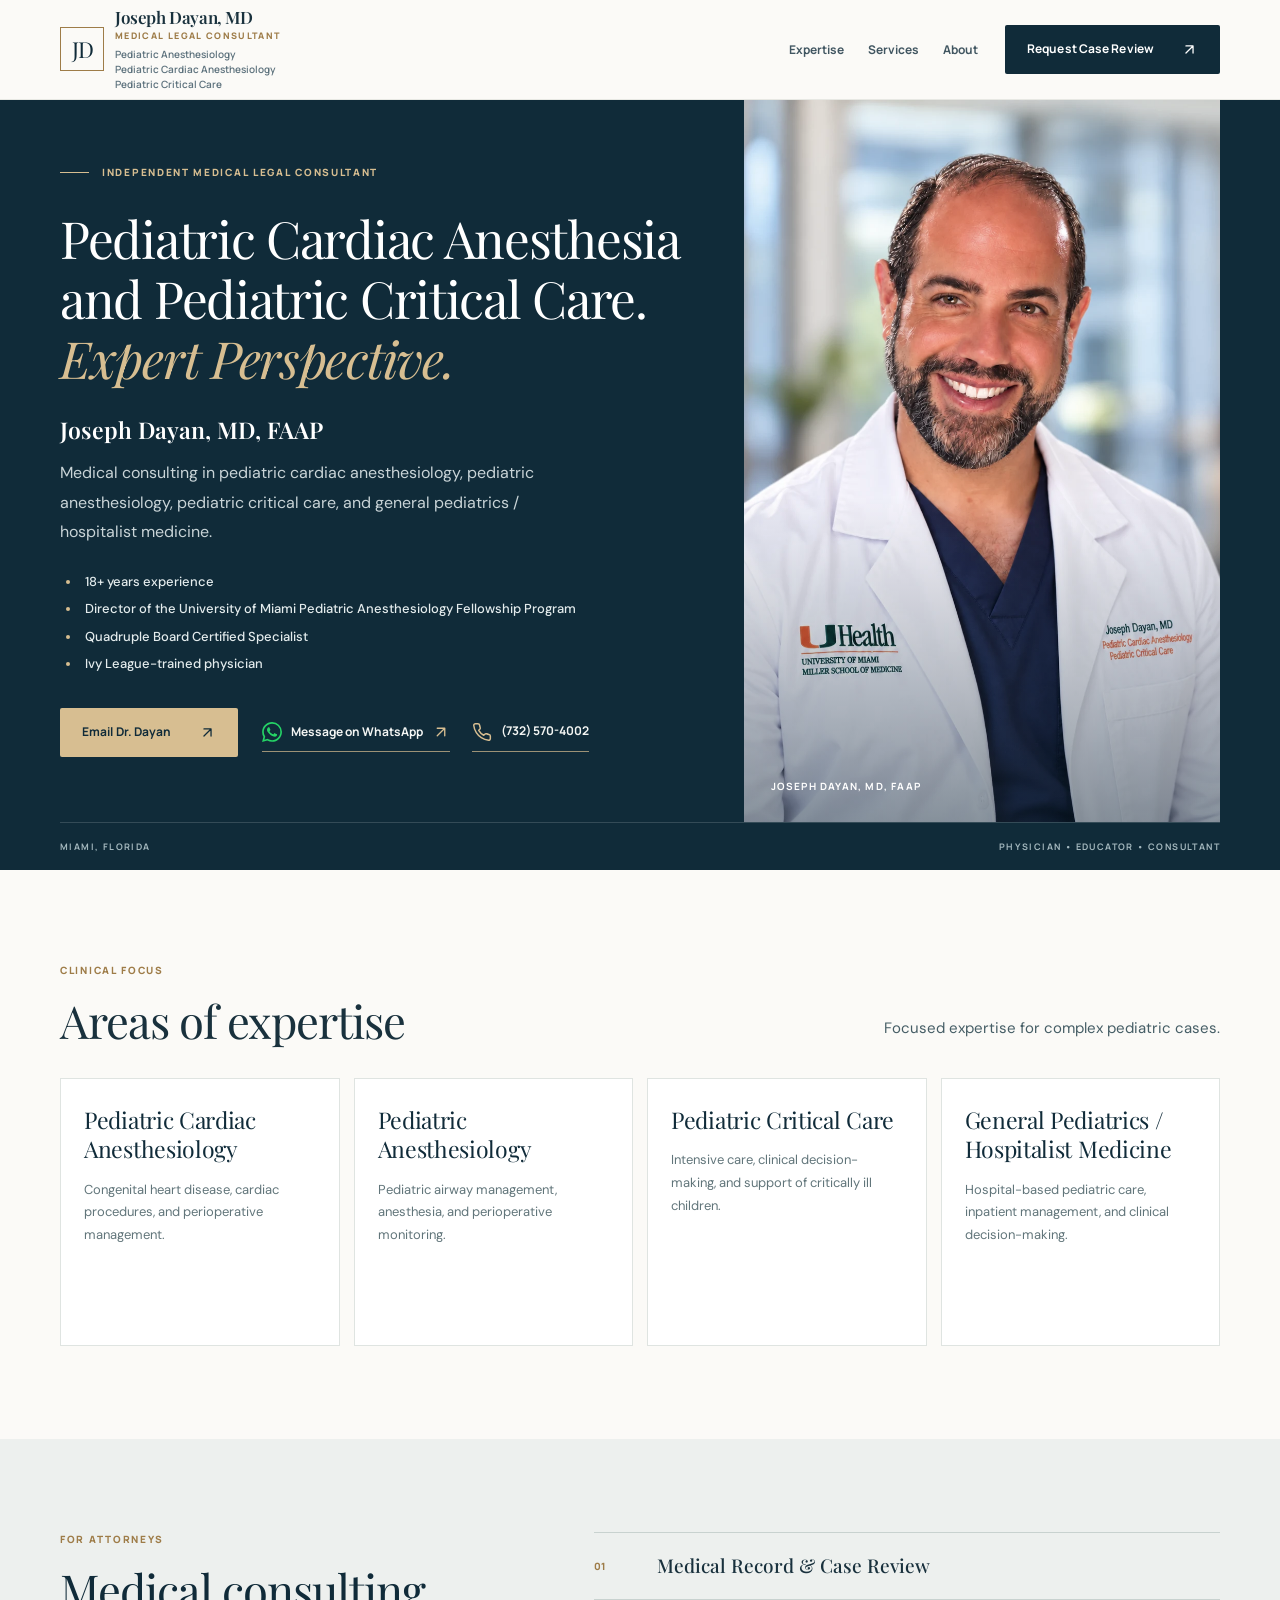
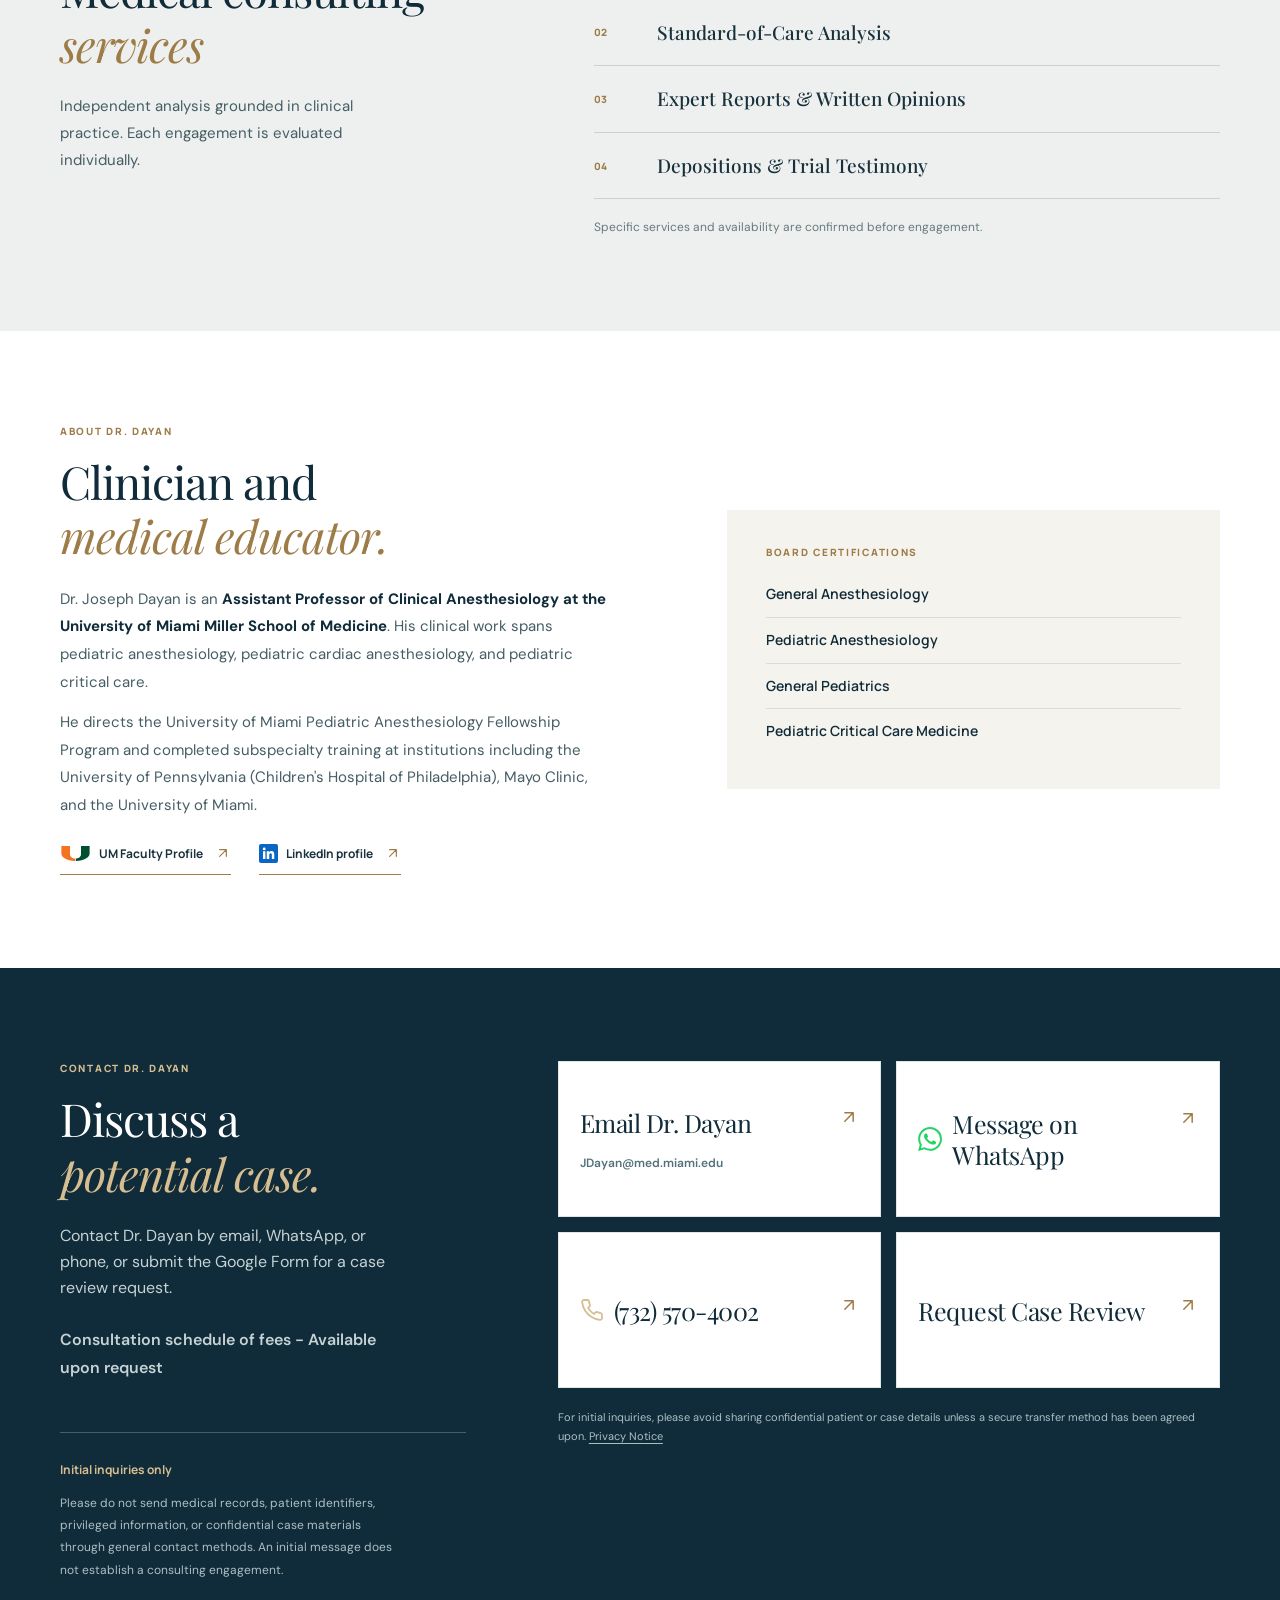
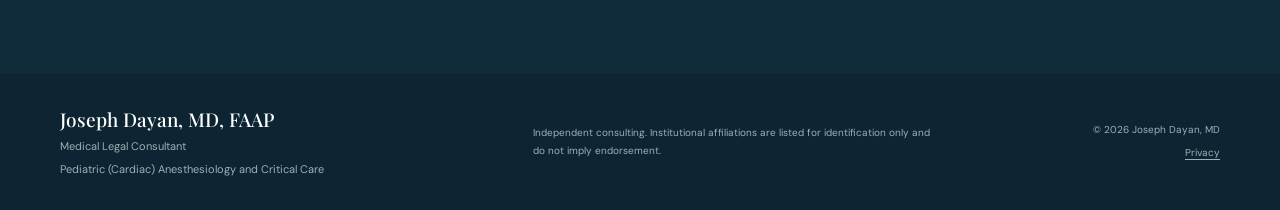
<file: services.html>
<!doctype html>
<html lang="en">
<head>
  <meta charset="utf-8">
  <meta name="viewport" content="width=device-width, initial-scale=1">
  <meta name="robots" content="noindex, follow">
  <meta http-equiv="refresh" content="0; url=./#services">
  <title>Services — Joseph Dayan, MD</title>
  <script>window.location.replace("./#services");</script>
</head>
<body>
  <main><p>This page has moved to <a href="./#services">the updated Dr. Dayan website</a>.</p></main>
</body>
</html>
</file>
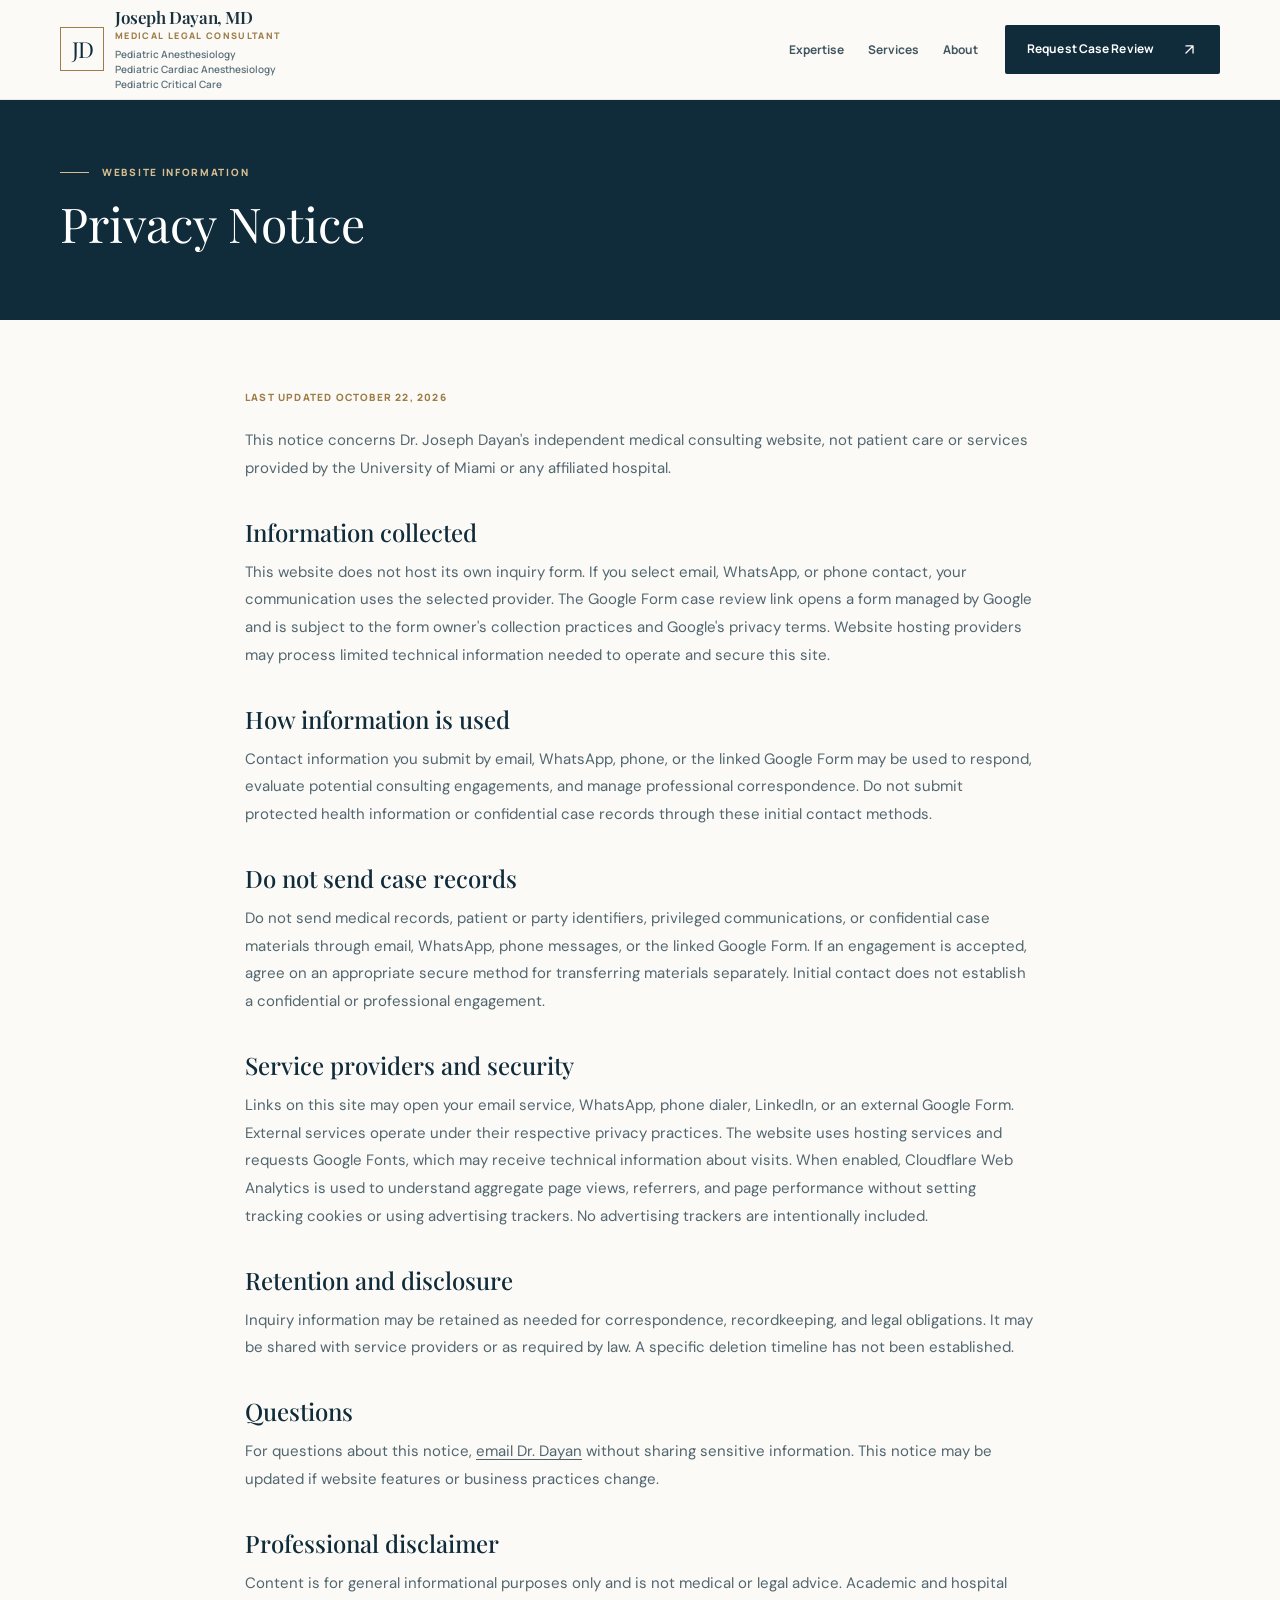
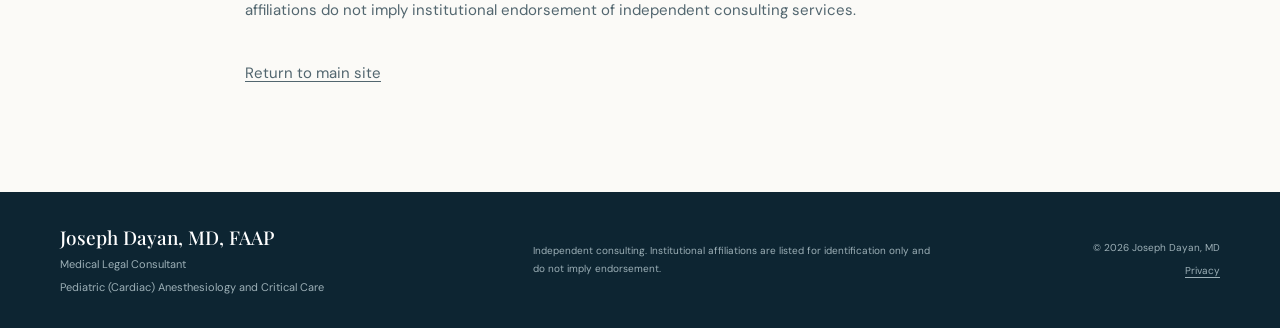
<file: joey/privacy.html>
<!doctype html>
<html lang="en">
<head>
  <meta charset="utf-8">
  <meta name="viewport" content="width=device-width, initial-scale=1">
  <meta name="robots" content="noindex, follow">
  <meta http-equiv="refresh" content="0; url=../privacy.html">
  <title>Privacy Notice — Joseph Dayan, MD</title>
  <script>window.location.replace("../privacy.html");</script>
</head>
<body>
  <main><p>This page has moved to <a href="../privacy.html">the updated Dr. Dayan website</a>.</p></main>
</body>
</html>
</file>
<file: assets/styles.css>
:root{--navy:#102b39;--deep:#0d2532;--ink:#19313d;--text:#455d65;--muted:#73848a;--gold:#d7be91;--gold-dark:#9e7c48;--cream:#f5f3ed;--paper:#fbfaf7;--line:#dce3e1;--white:#fff;--max:1160px;--sans:'DM Sans',Arial,sans-serif;--ui:'Manrope',Arial,sans-serif;--serif:'Playfair Display',Georgia,serif}
*,*::before,*::after{box-sizing:border-box}
html{scroll-behavior:smooth;scroll-padding-top:104px}
body{margin:0;background:var(--paper);color:var(--ink);font:400 16px/1.65 var(--sans);-webkit-font-smoothing:antialiased}
img{max-width:100%;display:block}
a{color:inherit;text-decoration:none}
button,input,textarea,select{font:inherit}
button{cursor:pointer}
h1,h2,h3,p{margin:0}
h1,h2,h3{line-height:1.2}
::selection{background:var(--gold);color:var(--navy)}
:focus-visible{outline:3px solid var(--gold-dark);outline-offset:4px}
.container{width:min(var(--max),calc(100% - 90px));margin-inline:auto}
.skip-link{position:absolute;top:-110px;left:10px;padding:12px 18px;background:#fff;z-index:100}
.skip-link:focus{top:10px}
.site-header{position:relative;z-index:20;background:var(--paper);border-bottom:1px solid #e7e8e3}
.header-layout{min-height:99px;display:flex;align-items:center;gap:22px}
.brand{display:flex;align-items:center;gap:11px;flex-shrink:0}
.brand-mark{width:44px;height:44px;border:1px solid var(--gold-dark);display:grid;place-items:center;color:var(--navy);font:400 22px var(--serif);letter-spacing:-1px}
.brand-text{display:flex;flex-direction:column;gap:3px}
.brand-text strong{font:600 17px/1.2 var(--serif);letter-spacing:-.4px}
.brand-text small{color:var(--gold-dark);font:800 9px/1.4 var(--ui);letter-spacing:1.35px}
.brand-specialty{font:600 9px/1.45 var(--ui)!important;letter-spacing:0!important;text-transform:none;color:#5c717c!important;margin-top:2px;max-width:310px}
.desktop-nav{display:flex;align-items:center;gap:24px;margin-left:auto}
.desktop-nav a{font:700 12px var(--ui);color:#415661;transition:color .2s}
.desktop-nav a:hover{color:var(--gold-dark)}
.btn{display:inline-flex;align-items:center;justify-content:center;gap:27px;border:1px solid transparent;min-height:49px;padding:14px 21px;border-radius:2px;font:700 12px/1.2 var(--ui);letter-spacing:.1px;white-space:nowrap;transition:background .2s,color .2s,transform .2s}
.btn:hover{transform:translateY(-2px)}
.btn span{font:400 19px/1 var(--sans)}
.btn-nav,.btn-dark{background:var(--navy);color:white}
.btn-nav:hover,.btn-dark:hover{background:#1f4758}
.btn-nav{margin-left:9px}
.btn-accent{background:var(--gold);color:var(--navy)}
.btn-accent:hover{background:#e4cfa8}
.menu-toggle{display:none;width:42px;height:42px;border:1px solid var(--line);background:transparent;align-items:center;justify-content:center;flex-direction:column;gap:6px;margin-left:auto}
.menu-toggle span{width:20px;height:1px;background:var(--navy)}
.mobile-nav{display:none}
.overline,.eyebrow{font:800 10px/1.4 var(--ui);letter-spacing:1.7px;text-transform:uppercase}
.overline{color:var(--gold);display:flex;align-items:center;gap:13px}
.overline-rule{width:29px;height:1px;background:var(--gold)}
.eyebrow{color:var(--gold-dark);margin-bottom:16px}
.hero{background:var(--navy);color:#fff}
.hero-layout{min-height:580px;display:grid;grid-template-columns:1.13fr .87fr;align-items:stretch;gap:65px}
.hero-copy{padding:76px 0 74px;align-self:center}
.hero h1{font:400 clamp(37px,4vw,54px)/1.17 var(--serif);letter-spacing:-1.3px;white-space:normal;margin:30px 0 24px;max-width:680px}
.hero h1 em,.services-intro h2 em,.about-copy h2 em,.contact-copy h2 em{font-weight:400;color:var(--gold)}
.hero-name{font:600 23px/1.45 var(--serif);margin-bottom:12px}
.hero-description{max-width:525px;color:#c9d4d7;font-size:16px;line-height:1.85}
.hero-actions{display:flex;align-items:center;gap:27px;flex-wrap:wrap;margin-top:33px}
.subtle-link{color:#f3f5f3;border-bottom:1px solid rgba(215,190,145,.7);padding:9px 0;font:700 12px var(--ui);display:inline-flex;gap:17px;align-items:center;transition:gap .2s}
.subtle-link:hover{gap:23px}
.subtle-link span{color:var(--gold);font-size:18px}
.hero-photo{position:relative;align-self:stretch;overflow:hidden;background:linear-gradient(150deg,#c9d1cf,#84979e);min-height:540px}
.hero-photo img[hidden]{display:none}.hero-photo img{width:100%;height:100%;position:absolute;inset:0;object-fit:cover;object-position:50% 16%;filter:saturate(.84)}
.hero-photo:after{content:"";position:absolute;inset:55% 0 0;background:linear-gradient(transparent,rgba(11,33,45,.46));pointer-events:none}
.photo-fallback{position:absolute;inset:0;display:grid;place-items:center;color:rgba(16,43,57,.33);font:400 130px var(--serif)}
.photo-fallback[hidden]{display:none}
.photo-caption{position:absolute;z-index:2;left:27px;bottom:29px;color:white;font:700 10px var(--ui);letter-spacing:1.2px}
.hero-foot{min-height:48px;border-top:1px solid rgba(255,255,255,.15);display:flex;align-items:center;justify-content:space-between;gap:14px;color:#a4b8be;font:700 9px var(--ui);letter-spacing:1.4px}
.section{padding:93px 0;scroll-margin-top:10px}
.section-heading{display:flex;align-items:end;justify-content:space-between;gap:40px;margin-bottom:31px}
.section-heading h2,.about-copy h2,.services-intro h2,.contact-copy h2{font:400 clamp(36px,3.55vw,50px)/1.2 var(--serif);letter-spacing:-1px}
.section-heading>p{color:var(--text);font-size:15px;margin-bottom:6px}
.expertise-section{background:var(--paper)}
.focus-grid{display:grid;grid-template-columns:repeat(4,minmax(0,1fr));gap:14px}
.focus-card{border:1px solid #dfe4e1;background:#fff;min-height:268px;padding:26px 23px 28px;transition:border-color .2s,transform .2s}
.focus-card:hover{transform:translateY(-3px);border-color:#b9c7c4}
.focus-count{font:800 10px var(--ui);letter-spacing:1.4px;color:var(--gold-dark)}
.focus-card h3{font:400 23px/1.27 var(--serif);margin:27px 0 15px;color:var(--navy);letter-spacing:-.3px}
.focus-card p{font-size:13px;color:#61757a;line-height:1.75;max-width:300px}
.services-section{background:#edf0ee}
.services-layout{display:grid;grid-template-columns:.83fr 1.17fr;gap:90px;align-items:start}
.services-intro h2{color:var(--navy)}
.services-intro h2 em{color:var(--gold-dark)}
.services-intro>p:last-child{color:var(--text);margin-top:22px;max-width:340px;line-height:1.8;font-size:15px}
.service-items{border-top:1px solid #c8d2cf}
.service-items>div{display:grid;grid-template-columns:46px 1fr;gap:17px;align-items:center;padding:19px 0;border-bottom:1px solid #c8d2cf}
.service-number{font:800 10px var(--ui);color:var(--gold-dark)}
.service-items h3{font:500 19px/1.45 var(--serif)}
.service-caveat{font:400 12px/1.7 var(--sans);color:#687a7d;margin-top:18px}
.about-section{background:#fff}
.about-layout{display:grid;grid-template-columns:1.07fr .93fr;gap:100px;align-items:center}
.about-copy h2{color:var(--navy);margin-bottom:23px}
.about-copy h2 em{color:var(--gold-dark)}
.about-copy>p:not(.eyebrow){color:var(--text);max-width:550px;font-size:15px;line-height:1.84;margin-bottom:13px}
.underlined-link{border-bottom:1px solid var(--gold-dark);padding-bottom:10px;font:700 12px var(--ui);display:inline-flex;gap:15px;align-items:center;margin-top:18px;transition:gap .2s}
.underlined-link:hover{gap:22px}
.underlined-link span{font-size:18px}
.boards{background:var(--cream);padding:35px 39px}
.boards .eyebrow{margin-bottom:13px}
.boards ul{list-style:none;margin:0;padding:0}
.boards li{padding:13px 0;border-bottom:1px solid #d9dcd6;font:600 14px/1.35 var(--ui);color:var(--navy)}
.boards li:last-child{border-bottom:0}
.contact-section{background:var(--navy);color:#fff}
.contact-layout{display:grid;grid-template-columns:.76fr 1.24fr;gap:92px;align-items:start}
.contact-copy .eyebrow{color:var(--gold)}
.contact-copy h2{margin-bottom:22px}
.contact-copy>p:not(.eyebrow){color:#c6d2d4;max-width:350px;font-size:16px}
.contact-note{margin-top:50px;padding-top:23px;border-top:1px solid #44606c}
.contact-note strong{font:700 12px var(--ui);color:var(--gold)}
.contact-note p{font-size:12px;line-height:1.85;color:#aebfc4;margin-top:10px;max-width:340px}
.contact-options{display:flex;flex-direction:column;gap:14px}
.contact-option{display:flex;flex-direction:column;gap:11px;min-height:148px;padding:24px 29px;background:#fff;border:1px solid #dfe7e5;color:var(--navy);transition:transform .22s,border-color .22s,box-shadow .22s}
.contact-option:hover{transform:translateY(-3px);border-color:var(--gold);box-shadow:0 14px 22px rgba(4,18,27,.12)}
.contact-option-top{font:800 10px var(--ui);letter-spacing:1.8px;color:var(--gold-dark)}
.contact-option-name{display:flex;align-items:center;justify-content:space-between;gap:20px;font:400 clamp(22px,2.4vw,31px)/1.2 var(--serif);letter-spacing:-.5px}
.contact-option-name span{font:400 22px var(--sans);color:var(--gold-dark)}
.contact-option-detail{font:600 13px/1.5 var(--sans);color:#53707d;overflow-wrap:anywhere}
.contact-privacy{color:#acbfc4;font-size:11px;line-height:1.7;margin-top:5px}
.contact-privacy a{text-decoration:underline;text-underline-offset:3px}
.footer{background:var(--deep);color:#9db0b7}
.footer-content{display:grid;grid-template-columns:1fr 1.2fr auto;gap:42px;align-items:center;min-height:136px}
.footer-brand{display:flex;flex-direction:column;gap:5px}
.footer-brand strong{font:500 19px var(--serif);color:#fff}
.footer-brand span{font-size:11px}
.footer-content>p{font-size:10px;line-height:1.75;max-width:410px}
.footer-meta{display:flex;flex-direction:column;gap:7px;font-size:10px;text-align:right;white-space:nowrap}
.footer-meta a{text-decoration:underline;text-underline-offset:3px}
.privacy-main{background:var(--paper)}
.privacy-hero{background:var(--navy);color:white;padding:65px 0}
.privacy-hero h1{font:400 48px var(--serif);margin-top:12px}
.privacy-section{padding:70px 0 90px}
.privacy-prose{max-width:790px;color:#52666f;font-size:15px;line-height:1.85}
.privacy-prose h2{font:500 24px var(--serif);color:var(--navy);margin:33px 0 11px}
.privacy-prose p{margin-bottom:14px}
.privacy-prose a{text-decoration:underline;text-underline-offset:3px}
.privacy-prose .updated{font:800 10px var(--ui);letter-spacing:1.2px;color:var(--gold-dark);margin-bottom:23px}
.redirect-main{min-height:55vh;padding:100px 0}
.redirect-main h1{font:400 42px var(--serif)}
.redirect-main p{margin:25px 0;color:var(--text)}
@media(max-width:1100px){
.header-layout{gap:20px}.desktop-nav{gap:22px}
.hero-layout{gap:35px;grid-template-columns:1.1fr .9fr}
.hero h1{font-size:clamp(36px,4.4vw,49px)}
.services-layout{gap:55px}.about-layout{gap:55px}.contact-layout{gap:50px}.footer-content{gap:25px}
}
@media(max-width:875px){
.container{width:calc(100% - 58px)}
.desktop-nav,.btn-nav{display:none}
.menu-toggle{display:flex}
.mobile-nav{display:flex;flex-direction:column;background:var(--paper);padding:8px 29px 22px;border-top:1px solid var(--line)}
.mobile-nav[hidden]{display:none}
.mobile-nav a{padding:13px 0;border-bottom:1px solid var(--line);font:700 13px var(--ui)}
.hero-layout{grid-template-columns:1.06fr .94fr;gap:22px;min-height:505px}
.hero-copy{padding:68px 0 72px}
.hero h1{font-size:40px;white-space:normal}
.hero-photo{min-height:475px}
.hero-description{font-size:14px}
.hero-name{font-size:20px}
.focus-grid{grid-template-columns:repeat(2,minmax(0,1fr))}
.focus-card{padding:22px;min-height:260px}
.focus-card h3{font-size:22px}
.about-layout,.services-layout,.contact-layout{gap:36px}
.footer-content{grid-template-columns:1fr 1fr}
.footer-meta{grid-column:1 / -1;flex-direction:row;justify-content:space-between;border-top:1px solid #29414d;padding:14px 0}
}
@media(max-width:670px){
.container{width:calc(100% - 40px)}
.header-layout{min-height:74px}
.brand-mark{width:40px;height:40px;font-size:20px}
.brand-text strong{font-size:16px}
.brand-text small{font-size:8px}
.hero-layout{grid-template-columns:1fr;gap:0}
.hero-copy{padding:68px 0 48px}
.hero h1{font-size:clamp(37px,7.9vw,52px);margin:24px 0 20px}
.hero-name{font-size:22px}
.hero-description{font-size:15px}
.hero-actions{margin-top:26px}
.hero-photo{width:100%;max-width:480px;min-height:0;aspect-ratio:1.17/1;justify-self:center}
.hero-photo img{object-position:center 16%}
.hero-foot{padding:17px 0;min-height:0;flex-wrap:wrap;row-gap:4px;font-size:8px}
.section{padding:72px 0}
.section-heading{align-items:start;flex-direction:column;gap:6px;margin-bottom:25px}
.section-heading h2,.about-copy h2,.services-intro h2,.contact-copy h2{font-size:clamp(35px,8vw,47px)}
.section-heading>p{font-size:13px}
.focus-grid,.about-layout,.services-layout,.contact-layout{grid-template-columns:1fr}
.focus-grid{gap:11px}
.focus-card{min-height:0;padding:23px 25px}
.focus-card h3{font-size:24px;margin:12px 0}

.focus-card p{max-width:none}
.services-layout,.about-layout,.contact-layout{gap:34px}
.services-intro>p:last-child{margin-top:13px}
/* Decorative desktop heading breaks now use block-level emphasis, not hidden <br> elements. */
.boards{padding:28px 30px}
.contact-note{margin-top:28px}
.footer-content{grid-template-columns:1fr;gap:16px;padding:39px 0 0}
.footer-meta{grid-column:auto}
.privacy-hero{padding:54px 0}
.privacy-hero h1{font-size:41px}
.privacy-section{padding:50px 0 68px}
}
@media(max-width:380px){
.hero h1{font-size:36px}
.hero-actions{align-items:flex-start;flex-direction:column;gap:9px}
.hero-actions .btn{width:100%}
}
@media(prefers-reduced-motion:reduce){html{scroll-behavior:auto}*,*::before,*::after{transition-duration:.01ms!important}}

/* Dr. Dayan contact options and credentials */
.header-layout{gap:18px}
.brand-specialty{font-size:10px!important;line-height:1.5!important;max-width:305px}
.hero-qualifications{list-style:disc;margin:24px 0 0 0;padding-left:21px;max-width:540px;color:#e4eced}
.hero-qualifications li{font:500 13px/1.65 var(--sans);padding-left:4px;margin:6px 0}
.hero-qualifications li::marker{color:var(--gold)}
.hero-copy{padding-block:65px}
.whatsapp-icon{display:inline-block;vertical-align:middle;width:20px;height:20px;flex:none;filter:none}
.whatsapp-link{gap:9px}
.whatsapp-link>span{margin-left:6px}
.profile-links{display:flex;flex-wrap:wrap;align-items:center;column-gap:28px;row-gap:6px;margin-top:17px}
.profile-links .underlined-link{margin-top:6px;white-space:nowrap}
.contact-copy>.fee-note{color:#edd9b4;max-width:350px;font:600 14px/1.75 var(--sans);margin-top:24px}
.contact-options{display:grid;grid-template-columns:repeat(2,minmax(0,1fr));gap:15px;align-content:start}
.contact-option{min-height:156px;padding:24px 21px;justify-content:center;gap:16px}
.contact-option-name{font-size:clamp(20px,2.05vw,25px);line-height:1.25;align-items:flex-start;gap:7px}
.contact-option-name>.contact-arrow{margin-left:auto;font:400 21px/1 var(--sans);color:var(--gold-dark);flex:none}
.contact-option-name>.contact-option-label{display:inline-flex;align-items:center;gap:10px;font:inherit;color:inherit;min-width:0}
.contact-option-label .whatsapp-icon{width:24px;height:24px}
.contact-option-detail{font-size:12px;line-height:1.55;overflow-wrap:anywhere}
.contact-privacy{grid-column:1/-1}
@media(max-width:1120px){
 .header-layout{gap:13px}
 .desktop-nav{gap:17px}
 .contact-layout{gap:35px;grid-template-columns:.72fr 1.28fr}
}
@media(max-width:970px){
 .contact-options{grid-template-columns:1fr}
 .contact-option{min-height:115px}
}
@media(max-width:875px){
 .brand-specialty{max-width:305px}
 .hero-qualifications li{font-size:12px}
}
@media(max-width:670px){
 .contact-options{grid-template-columns:1fr}
 .hero-copy{padding-top:65px;padding-bottom:42px}
 .hero-qualifications{margin-top:20px}
 .hero-qualifications li{font-size:13px}
 .brand-specialty{max-width:250px;font-size:9px!important}
 .contact-option{min-height:110px}
}
@media(max-width:370px){
 .brand-specialty{max-width:210px;font-size:8px!important}
 .brand-mark{display:none}
}

/* Dayan review refinements */
.focus-card h3{margin-top:0}
.about-copy p strong{font-weight:700;color:var(--navy)}

/* Phone contact alongside WhatsApp and in the contact card */
.hero-secondary-actions{display:flex;align-items:center;gap:22px;flex-wrap:wrap}
.hero-phone-link{display:inline-flex;align-items:center;gap:9px;color:#f3f5f3;border-bottom:1px solid rgba(215,190,145,.7);padding:9px 0;font:700 12px/1.4 var(--ui);white-space:nowrap;transition:color .2s}
.hero-phone-link:hover{color:var(--gold)}
.phone-icon{display:inline-block;flex:none;width:20px;height:20px}
.contact-option-label .phone-icon{width:24px;height:24px}
.hero-actions{column-gap:24px;row-gap:16px}
@media(max-width:670px){.hero-secondary-actions{gap:12px 22px}.hero-phone-link{font-size:12px}}

/* Faculty and LinkedIn profile links */
.profile-links .underlined-link{gap:8px;min-height:32px;white-space:normal}
.profile-links .underlined-link span{margin-left:5px}
.profile-link-icon{display:block;object-fit:contain;flex:none}
.um-profile-icon{width:31px;height:22px}
.linkedin-profile-icon{width:19px;height:19px}
.brand-specialty{max-width:285px}
@media(max-width:670px){.brand-specialty{max-width:260px}}
@media(max-width:370px){.brand-specialty{max-width:230px}}

/* Mobile text-flow and cross-platform icon rendering (Oct 2026) */
.services-intro h2 em,
.about-copy h2 em,
.contact-copy h2 em{display:block}
.link-arrow{display:inline-block;width:18px;height:18px;min-width:18px;flex:none;vertical-align:middle;color:inherit;overflow:visible}
.btn .link-arrow{width:17px;height:17px;min-width:17px}
.subtle-link .link-arrow{color:var(--gold)}
.underlined-link .link-arrow{width:16px;height:16px;min-width:16px;color:var(--gold-dark);margin-left:4px}
.contact-option-name>.link-arrow{width:20px;height:20px;min-width:20px;color:var(--gold-dark);margin-left:auto}
.profile-links .underlined-link{gap:8px}
.services-intro h2,.about-copy h2,.contact-copy h2{overflow-wrap:normal;word-break:normal}
@media(max-width:670px){
 .services-intro h2 em,
 .about-copy h2 em,
 .contact-copy h2 em{display:inline}
 .services-intro h2,
 .about-copy h2,
 .contact-copy h2{text-wrap:pretty}
}
</file>
